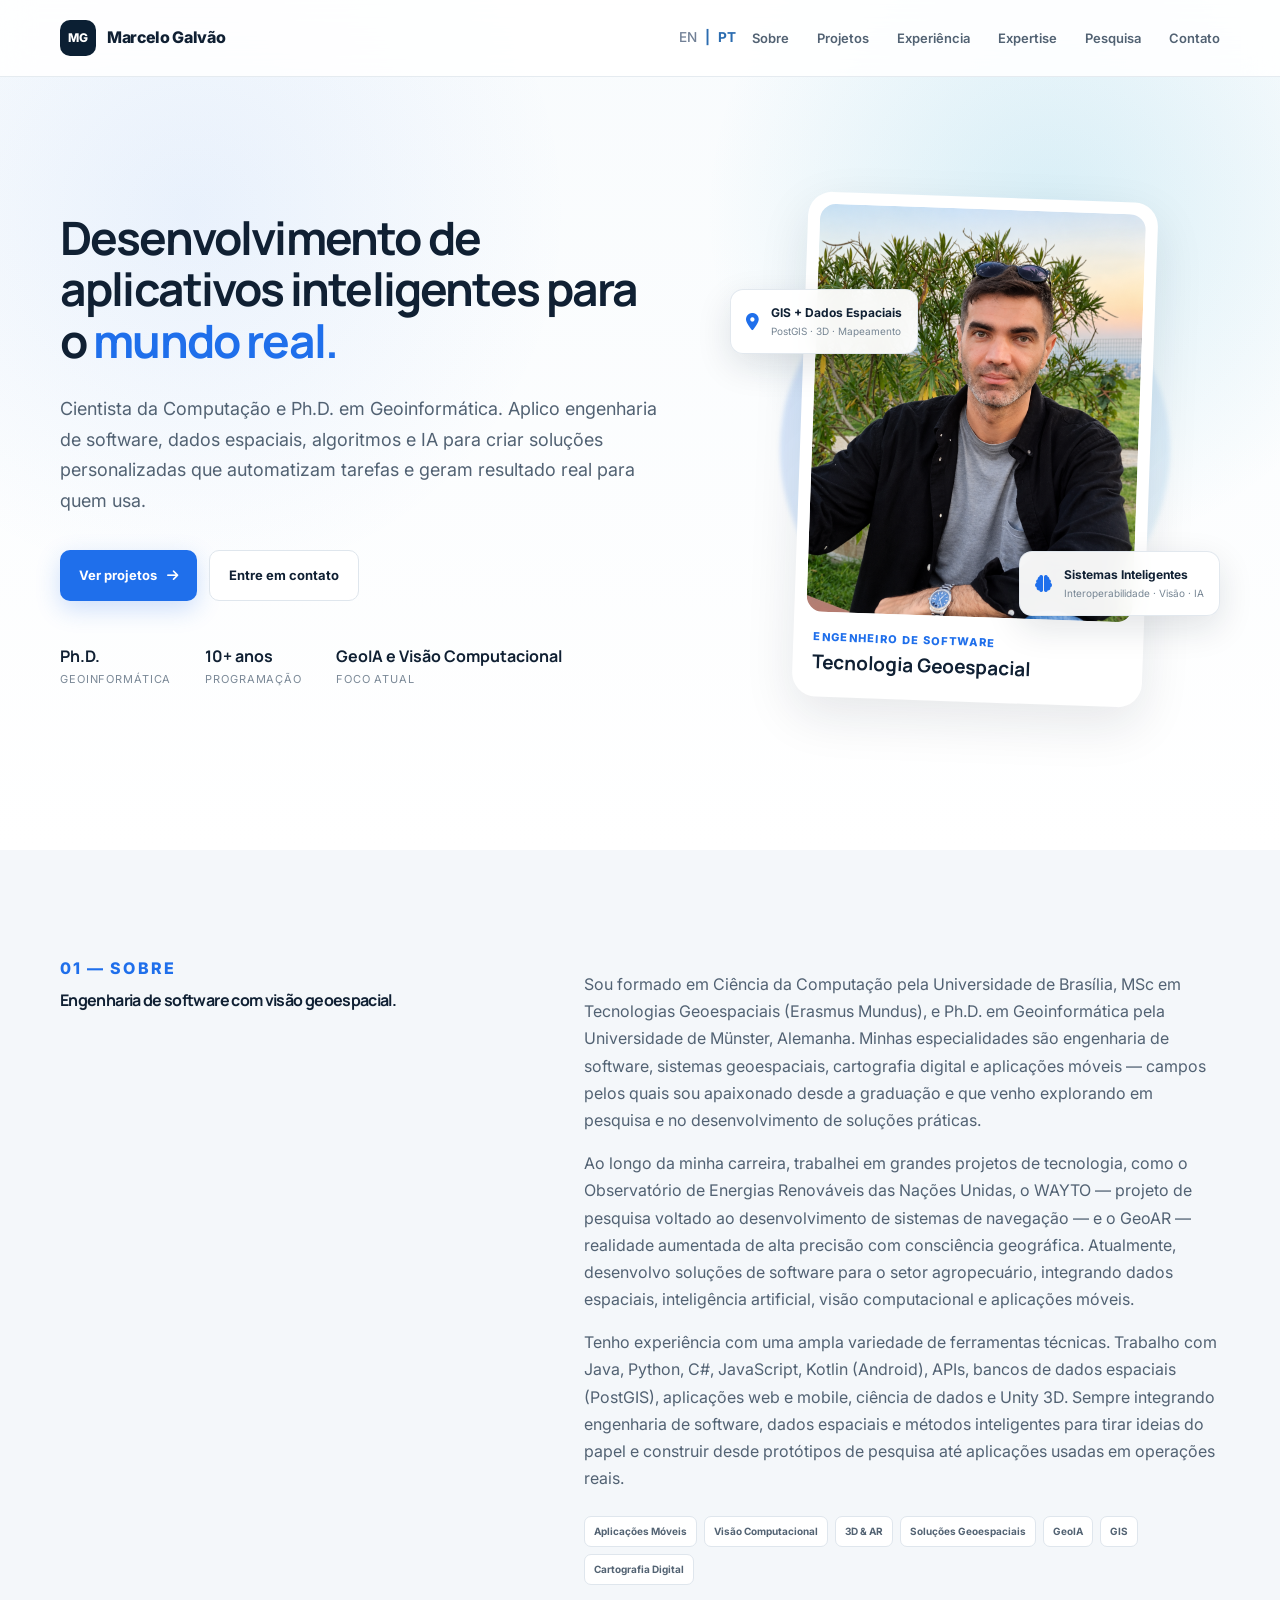
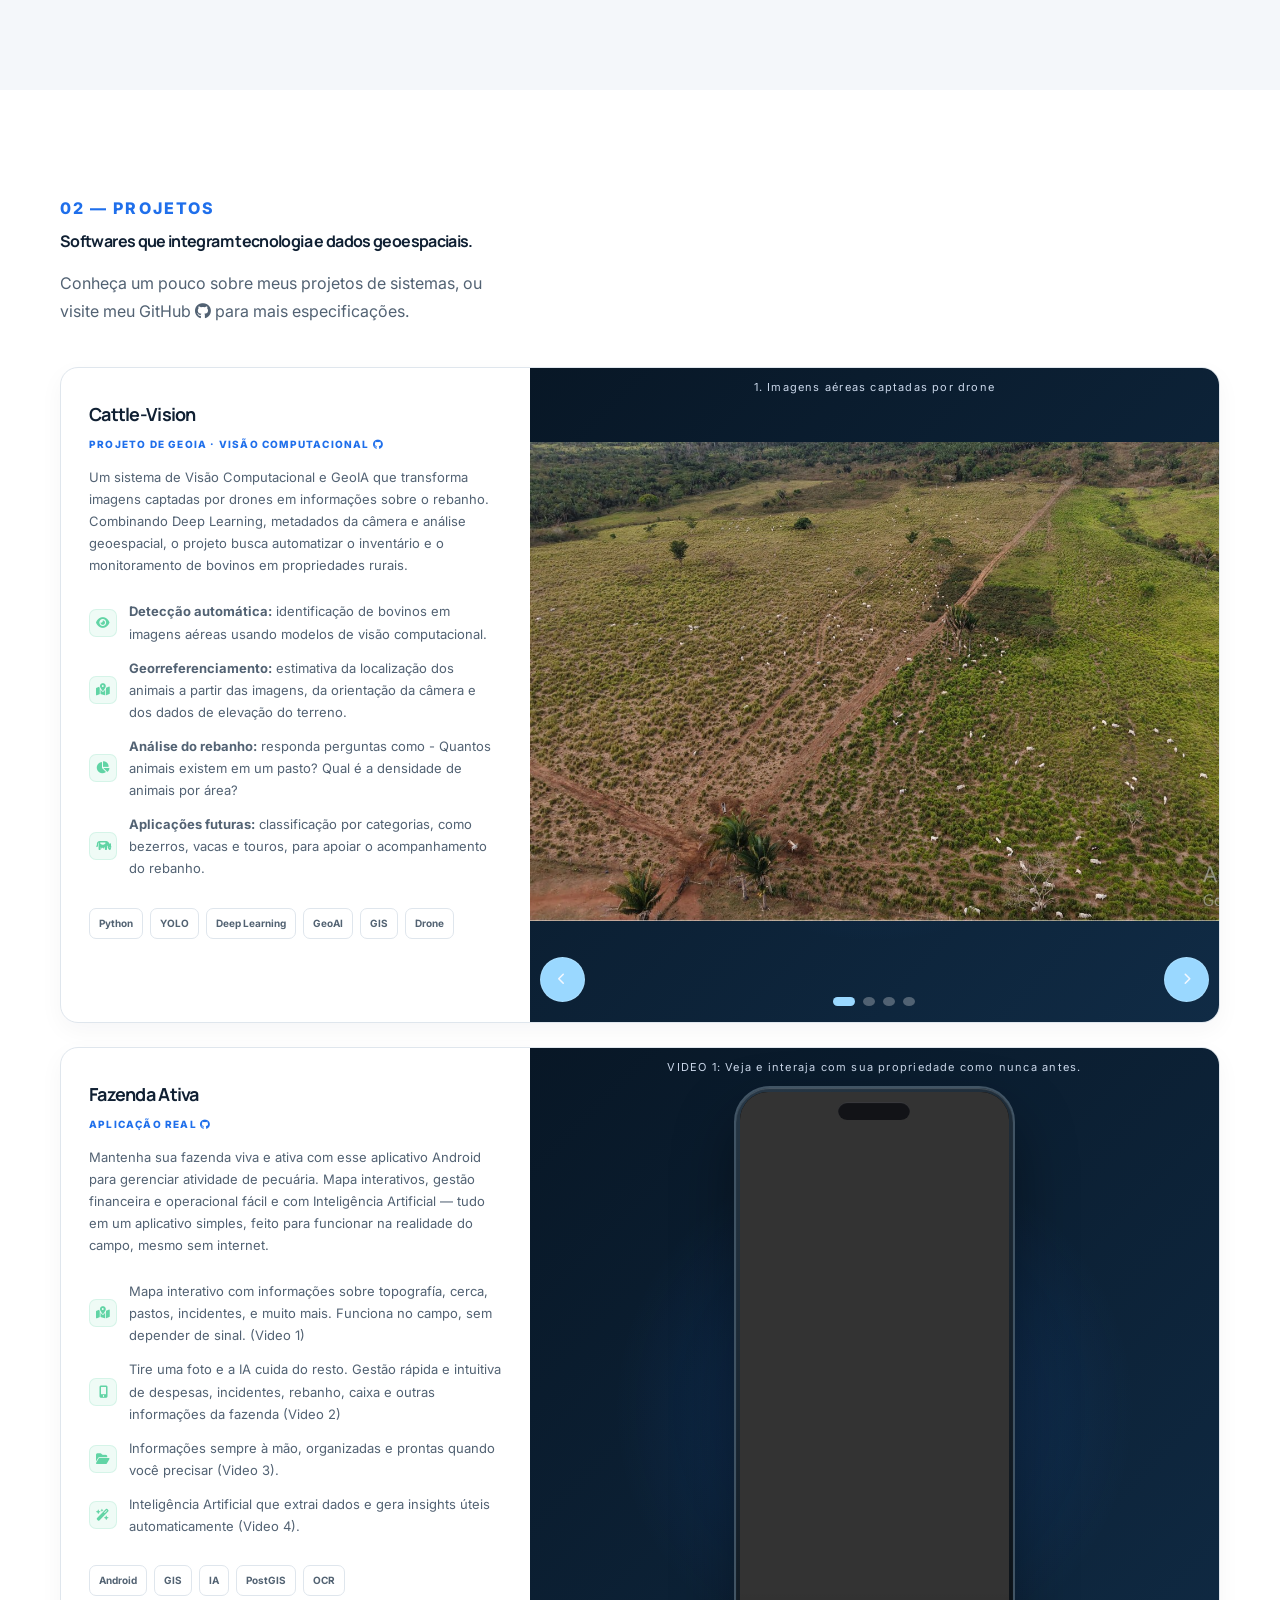
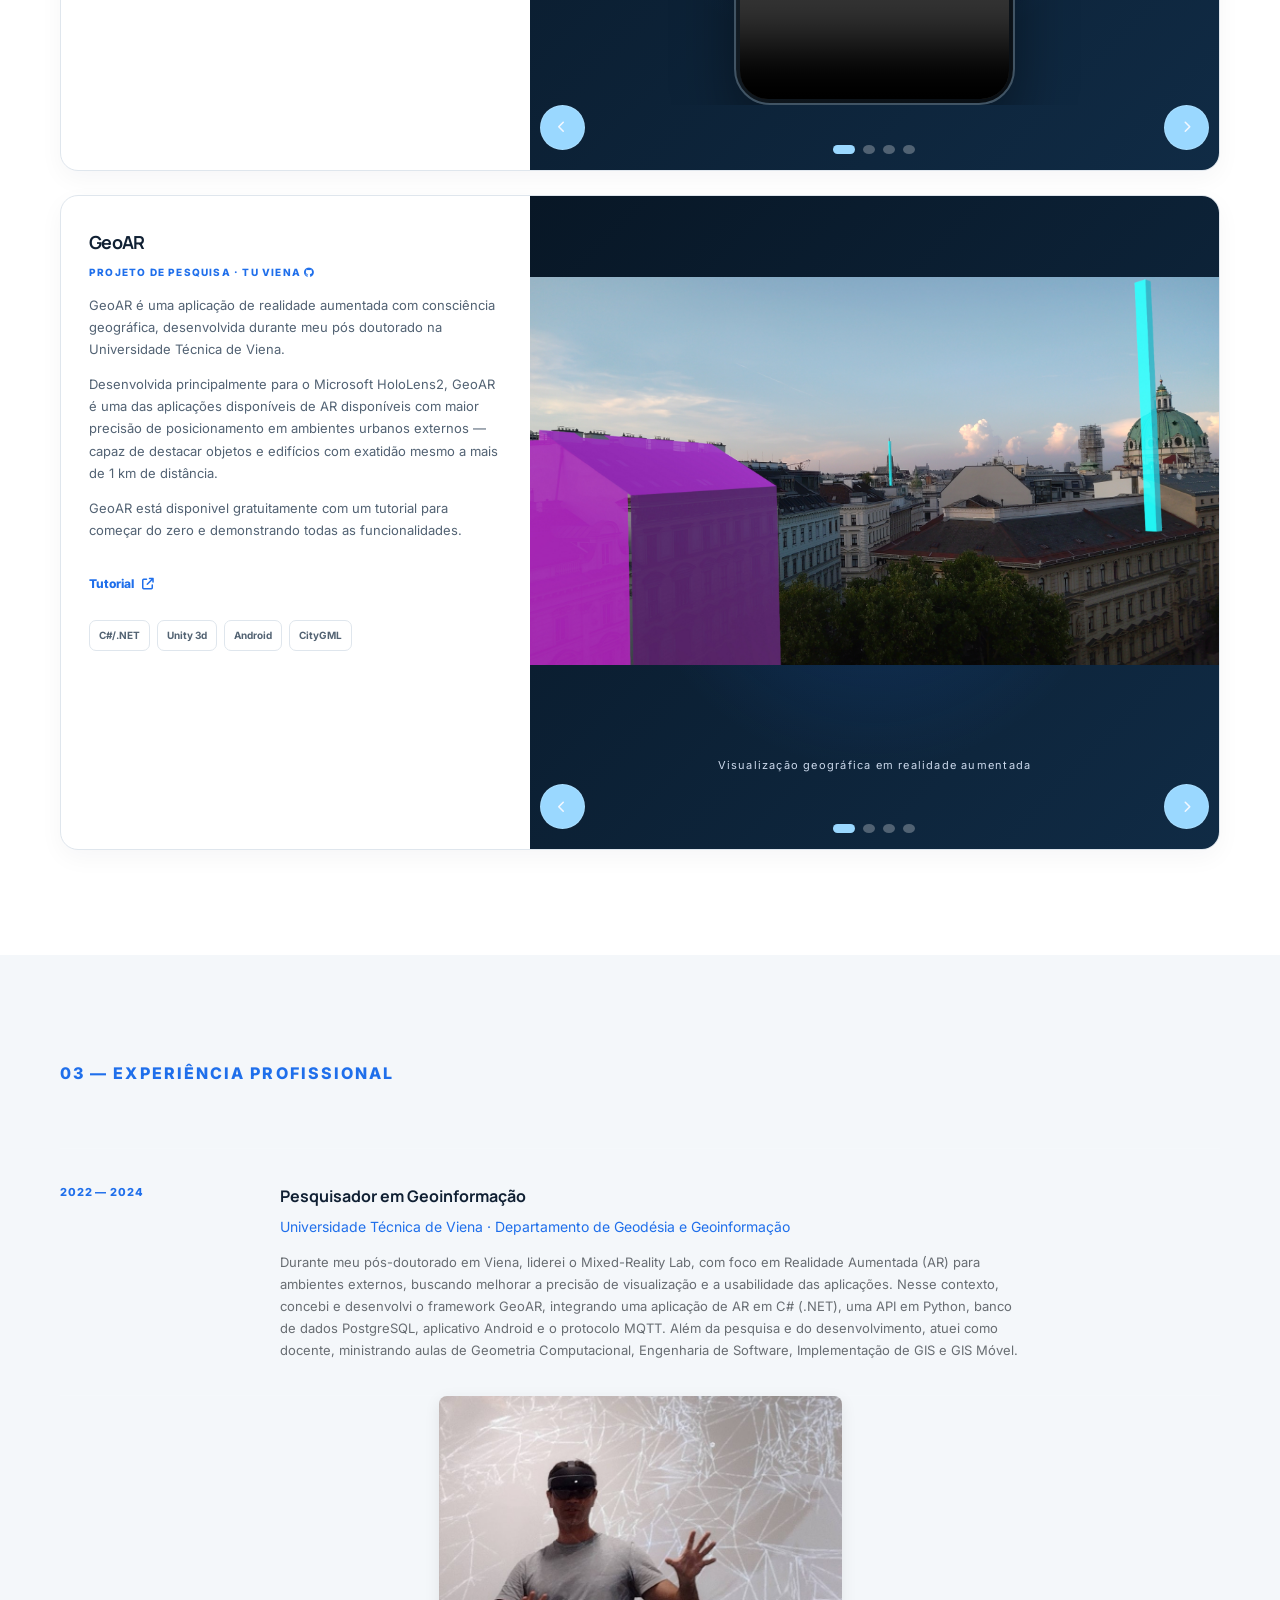
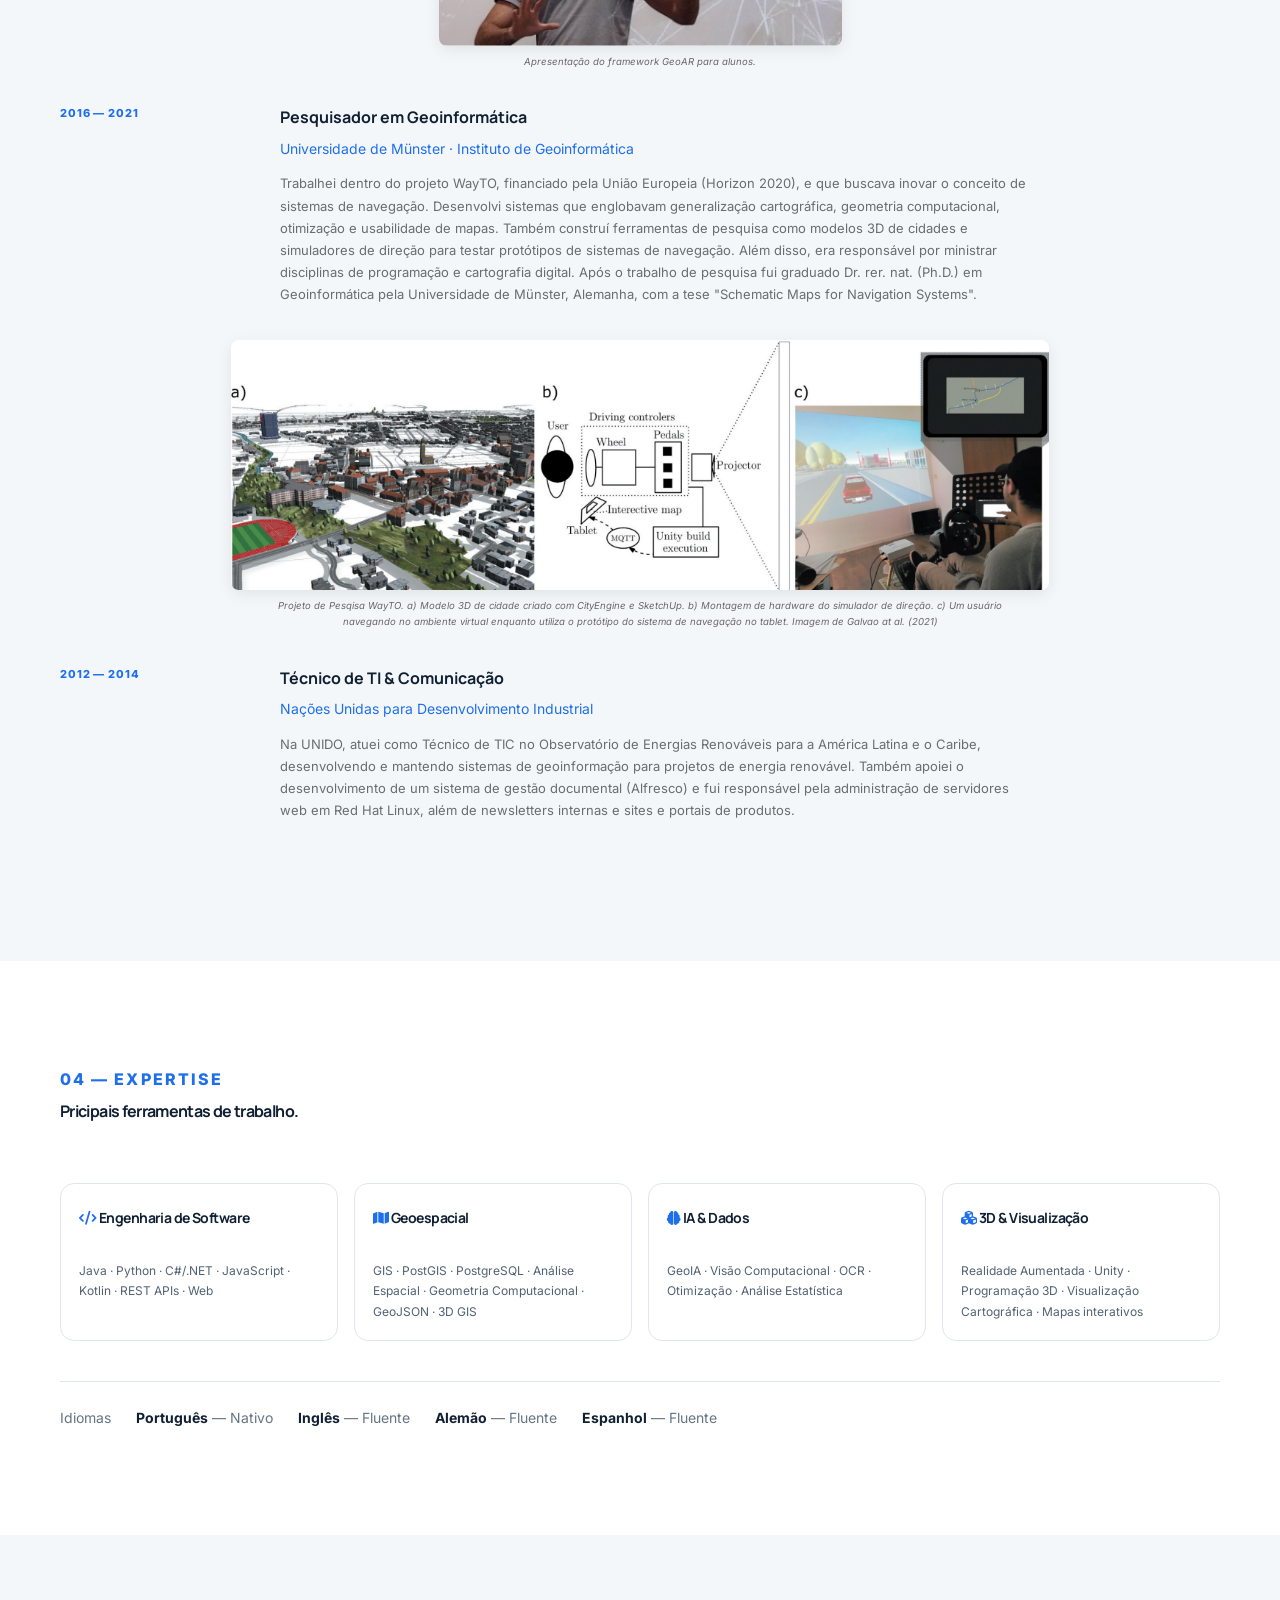
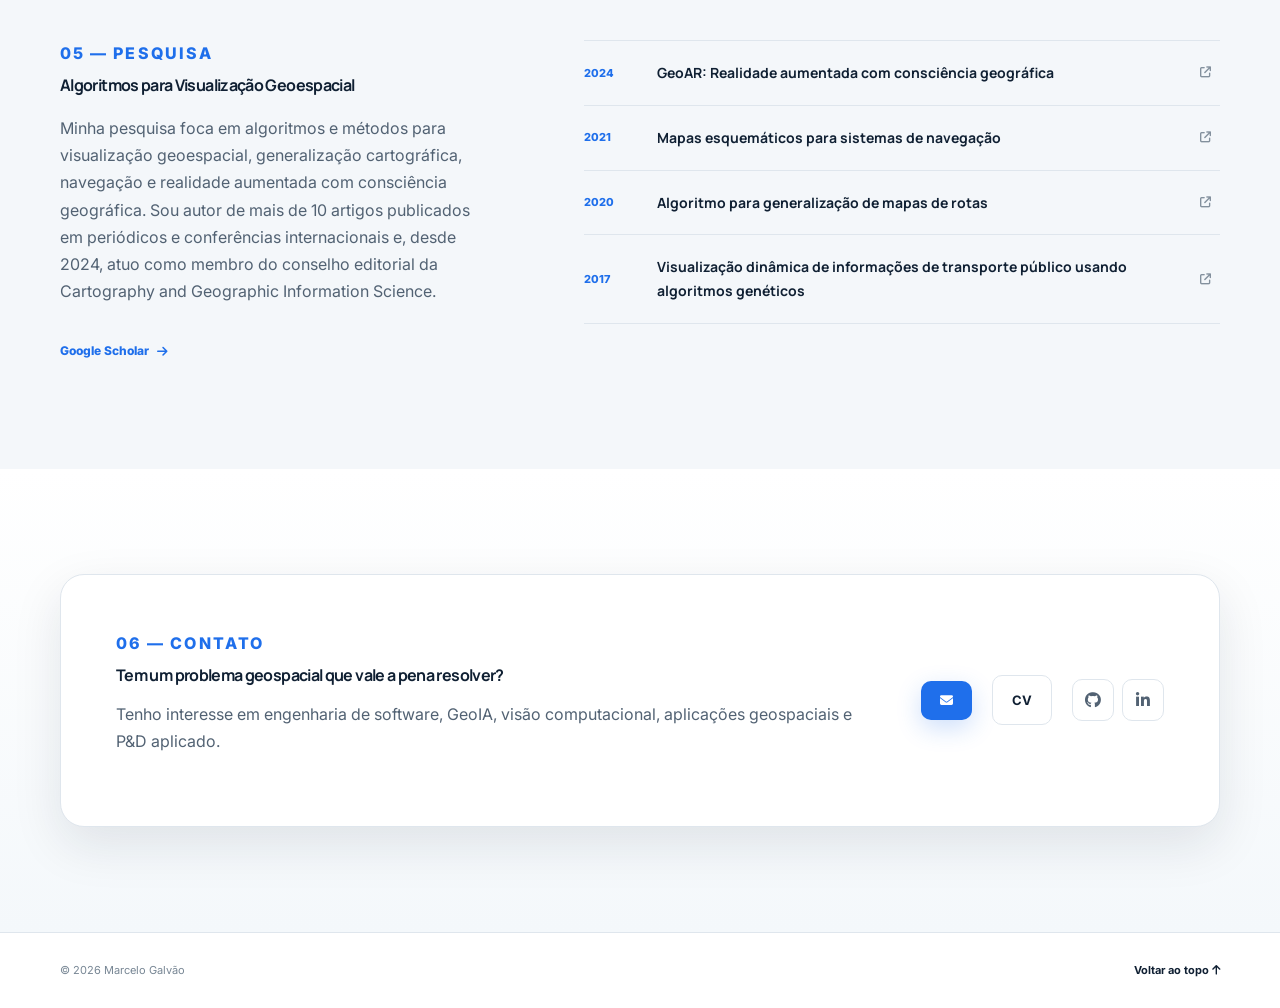
<file: index.html>
<!DOCTYPE html>
<html lang="pt-BR">
<head>
  <meta charset="UTF-8">
  <meta name="viewport" content="width=device-width, initial-scale=1.0">
  <meta name="description" content="Marcelo Galvão — Engenheiro de Software Geospacial, GeoIA, Visão Computacional e Geoinformática.">
  <meta name="author" content="Marcelo Galvão">
  <title>Marcelo Galvão | Engenheiro de Software, Especialidade Geoinformação</title>

  <link rel="icon" type="image/x-icon" href="assets/img/favicon.ico">
  <link rel="preconnect" href="https://fonts.googleapis.com">
  <link rel="preconnect" href="https://fonts.gstatic.com" crossorigin>
  <link href="https://fonts.googleapis.com/css2?family=Inter:wght@400;500;600;700;800&family=Manrope:wght@500;600;700;800&display=swap" rel="stylesheet">
  <link rel="stylesheet" href="https://cdnjs.cloudflare.com/ajax/libs/font-awesome/6.5.2/css/all.min.css">
  <link rel="stylesheet" href="css/styles.css">
</head>

<body>
  <header class="site-header" id="top">
    <div class="container nav-wrap">
      <a class="brand" href="#top" aria-label="Marcelo Galvão página inicial">
        <span class="brand-mark">MG</span>
        <span>Marcelo Galvão</span>
      </a>

      <!-- Seletor de idioma -->
      <div class="language-selector" style="display: flex; align-items: center; gap: 0.5rem; margin-left: auto; margin-right: 1rem;">
        <a href="index-en.html" style="color: #718096; text-decoration: none; font-size: 0.85rem; font-weight: 500;">EN</a>
        <span style="color: #2b6cb0; font-weight: 700; font-size: 0.85rem;">|</span>
        <a href="index.html" style="color: #2b6cb0; text-decoration: none; font-size: 0.85rem; font-weight: 700;">PT</a>
      </div>

      <button class="nav-toggle" aria-label="Abrir navegação" aria-expanded="false">
        <i class="fa-solid fa-bars"></i>
      </button>

      <nav class="site-nav" aria-label="Navegação principal">
        <a href="#about">Sobre</a>
        <a href="#projects">Projetos</a>
        <a href="#experience">Experiência</a>
        <a href="#expertise">Expertise</a>
        <a href="#research">Pesquisa</a>
        <a href="#contact">Contato</a>
      </nav>
    </div>
  </header>

  <main>
    <section class="hero">
      <div class="hero-grid container">
        <div class="hero-copy">
          <!--<div class="eyebrow"><span></span> Software geospacial · GeoIA · Visão computacional</div>-->
          <h1>Desenvolvimento de aplicativos inteligentes para o <em>mundo real.</em></h1>
          <p class="hero-lead">
            Cientista da Computação e Ph.D. em Geoinformática. Aplico engenharia de software, dados espaciais,
             algoritmos e IA para criar soluções personalizadas que automatizam tarefas e geram resultado real para quem usa.
          </p>

          <div class="hero-actions">
            <a class="btn btn-primary" href="#projects">Ver projetos <i class="fa-solid fa-arrow-right"></i></a>
            <a class="btn btn-ghost" href="#contact" >Entre em contato</a>

          </div>

          <div class="hero-meta">
            <div><strong>Ph.D.</strong><span>Geoinformática</span></div>
            <div><strong>10+ anos</strong><span>Programação</span></div>
            <div><strong>GeoIA e Visão Computacional</strong><span>Foco atual</span></div>
          </div>
        </div>

        <div class="hero-profile">
          <div class="profile-glow"></div>
          <div class="profile-card">
            <img src="assets/profile.jpg" alt="Marcelo Galvão">
            <div class="profile-caption">
              <span>Engenheiro de Software</span>
              <strong>Tecnologia Geoespacial</strong>
            </div>
          </div>
          <div class="floating-card floating-card-one">
            <i class="fa-solid fa-location-dot"></i>
            <div><strong>GIS + Dados Espaciais</strong><small>PostGIS · 3D · Mapeamento</small></div>
          </div>
          <div class="floating-card floating-card-two">
            <i class="fa-solid fa-brain"></i>
            <div><strong>Sistemas Inteligentes</strong><small>Interoperabilidade · Visão · IA</small></div>
          </div>
        </div>
      </div>
    </section>

    <section class="section section-muted" id="about">
      <div class="container two-column">
        <div>
          <div class="section-kicker">01 — Sobre</div>
          <h2>Engenharia de software com visão geoespacial.</h2>
        </div>
        <div class="section-copy">
          <p>
            Sou formado em Ciência da Computação pela Universidade de Brasília, MSc em Tecnologias Geoespaciais (Erasmus Mundus), e Ph.D. em Geoinformática pela Universidade de Münster, Alemanha.
            Minhas especialidades são engenharia de software, sistemas geoespaciais, cartografia digital e aplicações móveis — campos pelos quais sou apaixonado desde a graduação e que venho explorando em pesquisa e no desenvolvimento de soluções práticas.
          </p>
          <p>
            Ao longo da minha carreira, trabalhei em grandes projetos de tecnologia, como o Observatório de Energias Renováveis das Nações Unidas, o WAYTO — projeto de pesquisa voltado ao desenvolvimento de sistemas de navegação — e o GeoAR — realidade aumentada de alta precisão com consciência geográfica.
            Atualmente, desenvolvo soluções de software para o setor agropecuário, integrando dados espaciais, inteligência artificial, visão computacional e aplicações móveis.
          </p>
          <p>
            Tenho experiência com uma ampla variedade de ferramentas técnicas. Trabalho com Java, Python, C#, JavaScript, Kotlin (Android), APIs, bancos de dados espaciais (PostGIS), aplicações web e mobile, ciência de dados e Unity 3D.
            Sempre integrando engenharia de software, dados espaciais e métodos inteligentes para tirar ideias do papel e construir desde protótipos de pesquisa até aplicações usadas em operações reais.
          </p>
          <div class="tag-list">
            <span>Aplicações Móveis</span><span>Visão Computacional</span><span>3D & AR</span>
            <span>Soluções Geoespaciais</span><span>GeoIA</span><span>GIS</span><span>Cartografia Digital</span>          
          </div>
        </div>
      </div>
    </section>

    <section class="section" id="projects">
      <div class="container">
        <div class="section-heading">
          <div>
            <div class="section-kicker">02 — Projetos</div>
            <h2>Softwares que integram tecnologia e dados geoespaciais.</h2>
            <p class="section-copy">Conheça um pouco sobre meus projetos de sistemas,
              ou visite meu <a href="https://github.com/galvaomarcelo" target="_blank" rel="noopener" aria-label="GitHub">GitHub <i class="fa-brands fa-github"></i></a> para mais especificações. 
                   

            </p>
          </div>
        </div>

        <div class="project-grid">

<article class="project-card project-featured">

  <div class="project-body">

    <h3>Cattle-Vision</h3>

    <div class="project-label">
      Projeto de GeoIA · Visão Computacional
      <a href="https://github.com/galvaomarcelo/cattle-vision"
         target="_blank"
         rel="noopener noreferrer"
         aria-label="GitHub Cattle-Vision">
        <i class="fa-brands fa-github"></i>
      </a>
    </div>

    <p>
      Um sistema de Visão Computacional e GeoIA que transforma imagens
      captadas por drones em informações sobre o rebanho. Combinando
      Deep Learning, metadados da câmera e análise geoespacial, o projeto
      busca automatizar o inventário e o monitoramento de bovinos em
      propriedades rurais.
    </p>

    <ul class="project-features">
      <li>
        <i class="fa-solid fa-eye"></i>
        <span>
          <strong>Detecção automática:</strong>
          identificação de bovinos em imagens aéreas usando modelos
          de visão computacional.
        </span>
      </li>

      <li>
        <i class="fa-solid fa-map-location-dot"></i>
        <span>
          <strong>Georreferenciamento:</strong>
          estimativa da localização dos animais a partir das imagens,
          da orientação da câmera e dos dados de elevação do terreno.
        </span>
      </li>

      <li>
        <i class="fa-solid fa-chart-pie"></i>
        <span>
          <strong>Análise do rebanho:</strong>
          responda perguntas como - Quantos animais existem
          em um pasto? Qual é a densidade de animais por área?
        </span>
      </li>

      <li>
        <i class="fa-solid fa-cow"></i>
        <span>
          <strong>Aplicações futuras:</strong>
          classificação por categorias, como bezerros, vacas e touros,
          para apoiar o acompanhamento do rebanho.
        </span>
      </li>
    </ul>

    <div class="project-tags">
      <span>Python</span>
      <span>YOLO</span>
      <span>Deep Learning</span>
      <span>GeoAI</span>
      <span>GIS</span>
      <span>Drone</span>
    </div>

  </div>

  <div class="project-showcase"
       data-carousel
       aria-label="Demonstração do Cattle-Vision">

    <div class="carousel-track">

      <div class="carousel-slide is-active">
        <div class="slide-label">
          1. Imagens aéreas captadas por drone
        </div>
        <img src="assets/raw2.jpg"
             alt="Imagem aérea original da propriedade rural">
      </div>

      <div class="carousel-slide">
        <div class="slide-label">
          2. Detecção de bovinos com visão computacional
        </div>
        <img src="assets/yolodetection2.jpg"
             alt="Bovinos detectados automaticamente em imagem aérea">
      </div>

      <div class="carousel-slide">
        <div class="slide-label">
          3. Geolocalização dos bovinos no mapa do seu aplicativo
        </div>
        <img src="assets/geolocalization3.jpg.png"
             alt="Resultado do processamento de imagens de drone">
      </div>

      <div class="carousel-slide">
        <div class="slide-label">
          4. Método de geolocalização desenvolvido para o projeto Cattle-Vision
        </div>
        <img src="assets/metodogeolocalizacao.png"
             alt="Visualização geoespacial do projeto Cattle-Vision">
      </div>

    </div>

    <div class="carousel-controls">
      <button class="carousel-btn prev"
              type="button"
              aria-label="Slide anterior">
        <i class="fa-solid fa-chevron-left"></i>
      </button>

      <button class="carousel-btn next"
              type="button"
              aria-label="Próximo slide">
        <i class="fa-solid fa-chevron-right"></i>
      </button>
    </div>

    <div class="carousel-dots" aria-label="Seletor de slides">
      <button class="dot is-active" type="button"
              data-slide="0" aria-label="Ir para slide 1"></button>
      <button class="dot" type="button"
              data-slide="1" aria-label="Ir para slide 2"></button>
      <button class="dot" type="button"
              data-slide="2" aria-label="Ir para slide 3"></button>
      <button class="dot" type="button"
              data-slide="3" aria-label="Ir para slide 4"></button>
    </div>

  </div>

</article>


          <article class="project-card project-featured">
                        <div class="project-body">
              
              <h3>Fazenda Ativa</h3>
              <div class="project-label">Aplicação real <a href="https://github.com/galvaomarcelo/fazenda-ativa" target="_blank" aria-label="GitHub"><i class="fa-brands fa-github"></i></a>
</div>
              <p>
                Mantenha sua fazenda viva e ativa com esse aplicativo Android para gerenciar atividade de pecuária. Mapa interativos, gestão financeira e operacional fácil e com
                Inteligência Artificial — tudo em um aplicativo simples, feito para funcionar na realidade do campo, mesmo sem internet.

              </p>

              <ul class="project-features">
                <li>
                  <i class="fa-solid fa-map-location-dot"></i>
                  <span>Mapa interativo com informações sobre topografía, cerca, pastos, incidentes, e muito mais. 
                    Funciona no campo, sem depender de sinal. (Video 1)</span>
                </li>
                
                <li>
                  <i class="fa-solid fa-mobile-screen-button"></i>
                  <span>Tire uma foto e a IA cuida do resto. Gestão rápida e intuitiva de despesas, incidentes, rebanho, caixa e outras informações da fazenda (Video 2)</span>
                </li>

                <li>
                  <i class="fa-solid fa-folder-open"></i>
                  <span>Informações sempre à mão, organizadas e prontas quando você precisar (Video 3).</span>
                </li>

                <li>
                  <i class="fa-solid fa-wand-magic-sparkles"></i>
                  <span>Inteligência Artificial que extrai dados e gera insights úteis automaticamente (Video 4).</span>
                </li>
              </ul>
              <div class="project-tags"><span>Android</span><span>GIS</span><span>IA</span><span>PostGIS</span><span>OCR</span></div>
            </div>
            <div class="project-showcase" data-carousel aria-label="Projeto em destaque">
              <div class="carousel-track">
                <div class="carousel-slide is-active">
                  <div class="slide-label">VIDEO 1: Veja e interaja com sua propriedade como nunca antes.</div>
                  <div class="phone-frame">
                    <div class="phone-speaker"></div>
                    <div class="phone-screen">
                    <video controls playsinline preload="metadata">
                        <source src="assets/farm-mapping.mp4" type="video/mp4">
                    </video>
                    </div>
                  </div>
                </div>

                <div class="carousel-slide">
                  <div class="slide-label"> VIDEO 2: Registrar um transação? Tire uma foto. A IA cuida do resto.</div>                  
                  <div class="phone-frame">
                    <div class="phone-speaker"></div>
                    <div class="phone-screen">
                    <video controls playsinline preload="metadata">
                        <source src="assets/automatic-fill.mp4" type="video/mp4">
                    </video>
                    </div>
                  </div>
                </div>

                <div class="carousel-slide">
                  <div class="slide-label">VIDEO 3: Dados organizados e acessíveis a qualquer momento.</div>
                  <div class="phone-frame">
                    <div class="phone-speaker"></div>
                    <div class="phone-screen">
                      <video controls playsinline preload="metadata">
                          <source src="assets/view-data.mp4" type="video/mp4">
                      </video>
                    </div>
                  </div>
                </div>

                <div class="carousel-slide">
                  <div class="slide-label">VIDEO 4: A IA que entende sua fazenda e te diz o que fazer.</div>
                  <div class="phone-frame">
                    <div class="phone-speaker"></div>
                    <div class="phone-screen">
                      <video controls playsinline preload="metadata">
                          <source src="assets/ia-insights.mp4" type="video/mp4">
                      </video>
                    </div>
                  </div>
                </div>
              </div>

              <div class="carousel-controls" aria-hidden="true">
                <button class="carousel-btn prev" type="button" aria-label="Slide anterior">
                  <i class="fa-solid fa-chevron-left"></i>
                </button>
                <button class="carousel-btn next" type="button" aria-label="Próximo slide">
                  <i class="fa-solid fa-chevron-right"></i>
                </button>
              </div>

              <div class="carousel-dots" aria-label="Seletor de slides">
                <button class="dot is-active" type="button" data-slide="0" aria-label="Ir para slide 1"></button>
                <button class="dot" type="button" data-slide="1" aria-label="Ir para slide 2"></button>
                <button class="dot" type="button" data-slide="2" aria-label="Ir para slide 3"></button>
                <button class="dot" type="button" data-slide="3" aria-label="Ir para slide 4"></button>
              </div>
            </div>

          </article>


          <article class="project-card project-featured">

            <div class="project-body">

              <h3>GeoAR</h3>
              <div class="project-label">Projeto de Pesquisa · TU Viena <a href="https://github.com/galvaomarcelo/GeoAR" target="_blank" aria-label="GitHub"><i class="fa-brands fa-github"></i></a></div>

              <p>GeoAR é uma aplicação de realidade aumentada com consciência geográfica, desenvolvida durante meu pós doutorado na Universidade Técnica de Viena.</p>
               <p>
                Desenvolvida principalmente para o Microsoft HoloLens2, GeoAR  é uma das aplicações disponíveis de AR disponíveis com maior precisão de posicionamento em ambientes 
                urbanos externos — capaz de destacar objetos e edifícios com exatidão mesmo a mais de 1 km de distância.
              </p>
              <p>GeoAR está disponivel gratuitamente com um <a href="https://geoinfo.geo.tuwien.ac.at/geoar-getting-started/" target="_blank" aria-label="Tutorial GeoAR">tutorial</a> para começar do zero e demonstrando todas as funcionalidades.</p>

                <a class="project-link"
                href="https://geoinfo.geo.tuwien.ac.at/geoar-getting-started/"
                target="_blank"
                rel="noopener">
                Tutorial <i class="fa-solid fa-arrow-up-right-from-square"></i>
              </a>

              <div class="project-tags">
                <span>C#/.NET</span>
                <span>Unity 3d</span>
                <span>Android</span>
                <span>CityGML</span>

              </div>


            </div>


            <div class="project-showcase" data-carousel aria-label="Projeto GeoAR">

              <div class="carousel-track">

                <!-- YouTube -->
                <div class="carousel-slide is-active">
                  <img
                    src="assets/geoar4.jpg"
                    alt="Objetos georreferenciados em realidade aumentada">

                  <div class="slide-label">
                    Visualização geográfica em realidade aumentada
                  </div>
                </div>


                <!-- Foto 1 -->
                <div class="carousel-slide">
                  <img
                    src="assets/geoar1.jpg"
                    alt="Aplicação GeoAR em ambiente urbano">

                  <div class="slide-label">
                    Visualização de dados geográficos no ambiente real
                  </div>
                </div>

                                <!-- Foto 1 -->
                <div class="carousel-slide">
                  <img
                    src="assets/geoar2.jpg"
                    alt="Aplicação GeoAR em ambiente urbano">

                  <div class="slide-label">
                    Visualização de dados geográficos no ambiente real
                  </div>
                </div>


                <!-- Foto 3 -->
                <div class="carousel-slide">
                  <div class="video-frame video-frame-portrait">
                  <iframe 
                    width="560" 
                    height="315" 
                    src="https://www.youtube.com/embed/m20O9Fhk0kc?si=UZ-qTSnx0lqwA_CK" 
                    title="YouTube video player" 
                    frameborder="0" 
                    allow="accelerometer; autoplay; clipboard-write; encrypted-media; gyroscope; picture-in-picture; web-share" referrerpolicy="strict-origin-when-cross-origin" allowfullscreen>
                    </iframe>
                  </div>                  


                  <div class="slide-label">
                    Video tutorial de uso.
                  </div>
                </div>

              </div>


              <div class="carousel-controls">
                <button class="carousel-btn prev"
                        type="button"
                        aria-label="Slide anterior">
                  <i class="fa-solid fa-chevron-left"></i>
                </button>

                <button class="carousel-btn next"
                        type="button"
                        aria-label="Próximo slide">
                  <i class="fa-solid fa-chevron-right"></i>
                </button>
              </div>


              <div class="carousel-dots" aria-label="Seletor de slides">
                <button class="dot is-active"
                        type="button"
                        data-slide="0"
                        aria-label="Ir para slide 1"></button>

                <button class="dot"
                        type="button"
                        data-slide="1"
                        aria-label="Ir para slide 2"></button>

                <button class="dot"
                        type="button"
                        data-slide="2"
                        aria-label="Ir para slide 3"></button>

                <button class="dot"
                        type="button"
                        data-slide="3"
                        aria-label="Ir para slide 4"></button>
              </div>

            </div>

          </article>


        </div>
      </div>
    </section>

    <section class="section section-muted" id="experience">
  <div class="container">
    <div class="section-kicker">03 — Experiência Profissional</div>
    <!--<h2>Experiência em pesquisa, mentalidade de engenharia.</h2>-->
    
    <div class="timeline">
      <article class="timeline-item">
        <div class="timeline-date">2022 — 2024</div>
        <div>
          <div class="timeline-role">Pesquisador em Geoinformação</div>
          <div class="timeline-org">Universidade Técnica de Viena · Departamento de Geodésia e Geoinformação</div>
          <p>Durante meu pós-doutorado em Viena, liderei o Mixed-Reality Lab, com foco em Realidade Aumentada (AR) para ambientes externos, buscando melhorar a precisão de visualização e a usabilidade das aplicações.
            Nesse contexto, concebi e desenvolvi o framework GeoAR, integrando uma aplicação de AR em C# (.NET), uma API em Python, banco de dados PostgreSQL, aplicativo Android e o protocolo MQTT.
            Além da pesquisa e do desenvolvimento, atuei como docente, ministrando aulas de Geometria Computacional, Engenharia de Software, Implementação de GIS e GIS Móvel.</p>
        </div>
      </article>

      <figure class="timeline-figure">
        <img src="assets/geoar3.jpg" alt="Apresentação do framework GeoAR para alunos" loading="lazy">
        <figcaption>Apresentação do framework GeoAR para alunos.</figcaption>
      </figure>
      

      <article class="timeline-item">
        <div class="timeline-date">2016 — 2021</div>
        <div>
          <div class="timeline-role">Pesquisador em Geoinformática</div>
          <div class="timeline-org">Universidade de Münster · Instituto de Geoinformática</div>
          <p>Trabalhei dentro do projeto WayTO, financiado pela União Europeia (Horizon 2020), e que buscava inovar o conceito de sistemas de navegação.
            Desenvolvi sistemas que englobavam generalização cartográfica, geometria computacional, otimização e usabilidade de mapas.
            Também construí ferramentas de pesquisa como modelos 3D de cidades e simuladores de direção para testar protótipos de sistemas de navegação.
            Além disso, era responsável por ministrar disciplinas de programação e cartografia digital.
            Após o trabalho de pesquisa fui graduado Dr. rer. nat. (Ph.D.) em Geoinformática pela Universidade de Münster, Alemanha, com a tese "Schematic Maps for Navigation Systems".</p>
        </div>
      </article>

      <figure class="timeline-figure">
        <img src="assets/experience2.jpg" alt="Protótipo de sistema de navegação do projeto WayTO" loading="lazy">
        <figcaption>Projeto de Pesqisa WayTO. a) Modelo 3D de cidade criado com CityEngine e SketchUp. b) Montagem de hardware do simulador de direção. c) Um usuário navegando no ambiente virtual enquanto utiliza o protótipo do sistema de navegação no tablet. Imagem de <a href="https://doi.org/10.1016/j.geus.2021.100456" target="_blank" rel="noopener noreferrer">Galvao at al. (2021)</a></figcaption>
      </figure>
      
      <article class="timeline-item">
        <div class="timeline-date">2012 — 2014</div>
        <div>
          <div class="timeline-role">Técnico de TI &amp; Comunicação</div>
          <div class="timeline-org">Nações Unidas para Desenvolvimento Industrial</div>
          <p>Na UNIDO, atuei como Técnico de TIC no Observatório de Energias Renováveis para a América Latina e o Caribe, desenvolvendo e mantendo sistemas de geoinformação para projetos de energia renovável. Também apoiei o desenvolvimento de um sistema de gestão documental (Alfresco) e fui responsável pela administração de servidores web em Red Hat Linux, além de newsletters internas e sites e portais de produtos.</p>
        </div>
      </article>
    </div>
  </div>
</section>
    <section class="section" id="expertise">
      <div class="container">
        <div class="section-heading">
          <div>
            <div class="section-kicker">04 — Expertise</div>
            <h2>Pricipais ferramentas de trabalho.</h2>
          </div>
        </div>

        <div class="expertise-grid">
          <div class="expertise-card">
           
            <h3><i class="fa-solid fa-code"></i> Engenharia de Software</h3>
            <p>Java · Python · C#/.NET · JavaScript · Kotlin · REST APIs · Web</p>
          </div>
          <div class="expertise-card">
            <h3><i class="fa-solid fa-map"></i> Geoespacial</h3>
            <p>GIS · PostGIS · PostgreSQL · Análise Espacial · Geometria Computacional · GeoJSON · 3D GIS</p>
          </div>
          <div class="expertise-card">
            <h3><i class="fa-solid fa-brain"></i> IA & Dados</h3>
            <p>GeoIA · Visão Computacional · OCR  · Otimização · Análise Estatística</p>
          </div>
          <div class="expertise-card">
            <h3><i class="fa-solid fa-cubes"></i> 3D & Visualização</h3>
            <p>Realidade Aumentada · Unity · Programação 3D · Visualização Cartográfica · Mapas interativos</p>
          </div>
        </div>

        <div class="languages">
          <span>Idiomas</span>
          <span><b>Português</b> — Nativo</span>
          <span><b>Inglês</b> — Fluente</span>
          <span><b>Alemão</b> — Fluente</span>
          <span><b>Espanhol</b> — Fluente</span>
        </div>
      </div>
    </section>

    <section class="section section-muted" id="research">
      <div class="container research-grid">
        <div>
          <div class="section-kicker">05 — Pesquisa</div>
          <h2>Algoritmos para Visualização Geoespacial</h2>
          <p class="section-copy">
            Minha pesquisa foca em algoritmos e métodos para visualização geoespacial,
  generalização cartográfica, navegação e realidade aumentada com consciência
  geográfica. Sou autor de mais de 10 artigos publicados em periódicos e
  conferências internacionais e, desde 2024, atuo como membro do conselho
  editorial da Cartography and Geographic Information Science.
          </p>
          <a class="text-link" href="https://scholar.google.com/citations?user=P2SCXm4AAAAJ&hl=pt-PT&oi=sra" target="_blank" rel="noopener">Google Scholar <i class="fa-solid fa-arrow-right"></i></a>
        </div>

        <div class="publication-list">
          <a href="https://www.tandfonline.com/doi/full/10.1080/13658816.2024.2355326" target="_blank" rel="noopener">
            <span>2024</span>
            <strong>GeoAR: Realidade aumentada com consciência geográfica</strong>
            <i class="fa-solid fa-arrow-up-right-from-square"></i>
          </a>
          <a href="https://www.tandfonline.com/doi/full/10.1080/15230406.2021.1943531" target="_blank" rel="noopener">
            <span>2021</span>
            <strong>Mapas esquemáticos para sistemas de navegação</strong>
            <i class="fa-solid fa-arrow-up-right-from-square"></i>
          </a>
          <a href="https://josis.org/index.php/josis/article/view/135" target="_blank" rel="noopener">
            <span>2020</span>
            <strong>Algoritmo para generalização de mapas de rotas</strong>
            <i class="fa-solid fa-arrow-up-right-from-square"></i>
          </a>
          <a href="https://doi.org/10.1007/978-3-319-61297-3_8" target="_blank" rel="noopener">
            <span>2017</span>
            <strong>Visualização dinâmica de informações de transporte público usando algoritmos genéticos</strong>
            <i class="fa-solid fa-arrow-up-right-from-square"></i>
          </a>
        </div>
      </div>
    </section>

    <section class="section contact-section" id="contact">
      <div class="container contact-card">
        <div>
          <div class="section-kicker">06 — Contato</div>
          <h2>Tem um problema geospacial que vale a pena resolver?</h2>
          <p>Tenho interesse em engenharia de software, GeoIA, visão computacional, aplicações geospaciais e P&D aplicado.</p>
        </div>
        <div class="contact-actions">
          <a class="btn btn-primary" href="mailto:email2marcelogalvao@gmail.com"><i class="fa-solid fa-envelope"></i></a>
          <a class="btn btn-ghost" href="assets/CV_Marcelo_Galvao.pdf" target="_blank" rel="noopener">CV</a>
          <div class="socials">
            <a href="https://github.com/galvaomarcelo" target="_blank" rel="noopener" aria-label="GitHub"><i class="fa-brands fa-github"></i></a>
            <a href="https://www.linkedin.com/in/marcelogalvaophd/" target="_blank" rel="noopener" aria-label="LinkedIn"><i class="fa-brands fa-linkedin-in"></i></a>
          </div>
        </div>
      </div>
    </section>
  </main>

  <footer>
    <div class="container footer-inner">
      <span>© <span id="year"></span> Marcelo Galvão</span>
      <a href="#top">Voltar ao topo <i class="fa-solid fa-arrow-up"></i></a>
    </div>
  </footer>

  <script src="js/scripts.js"></script>
</body>
</html>
</file>
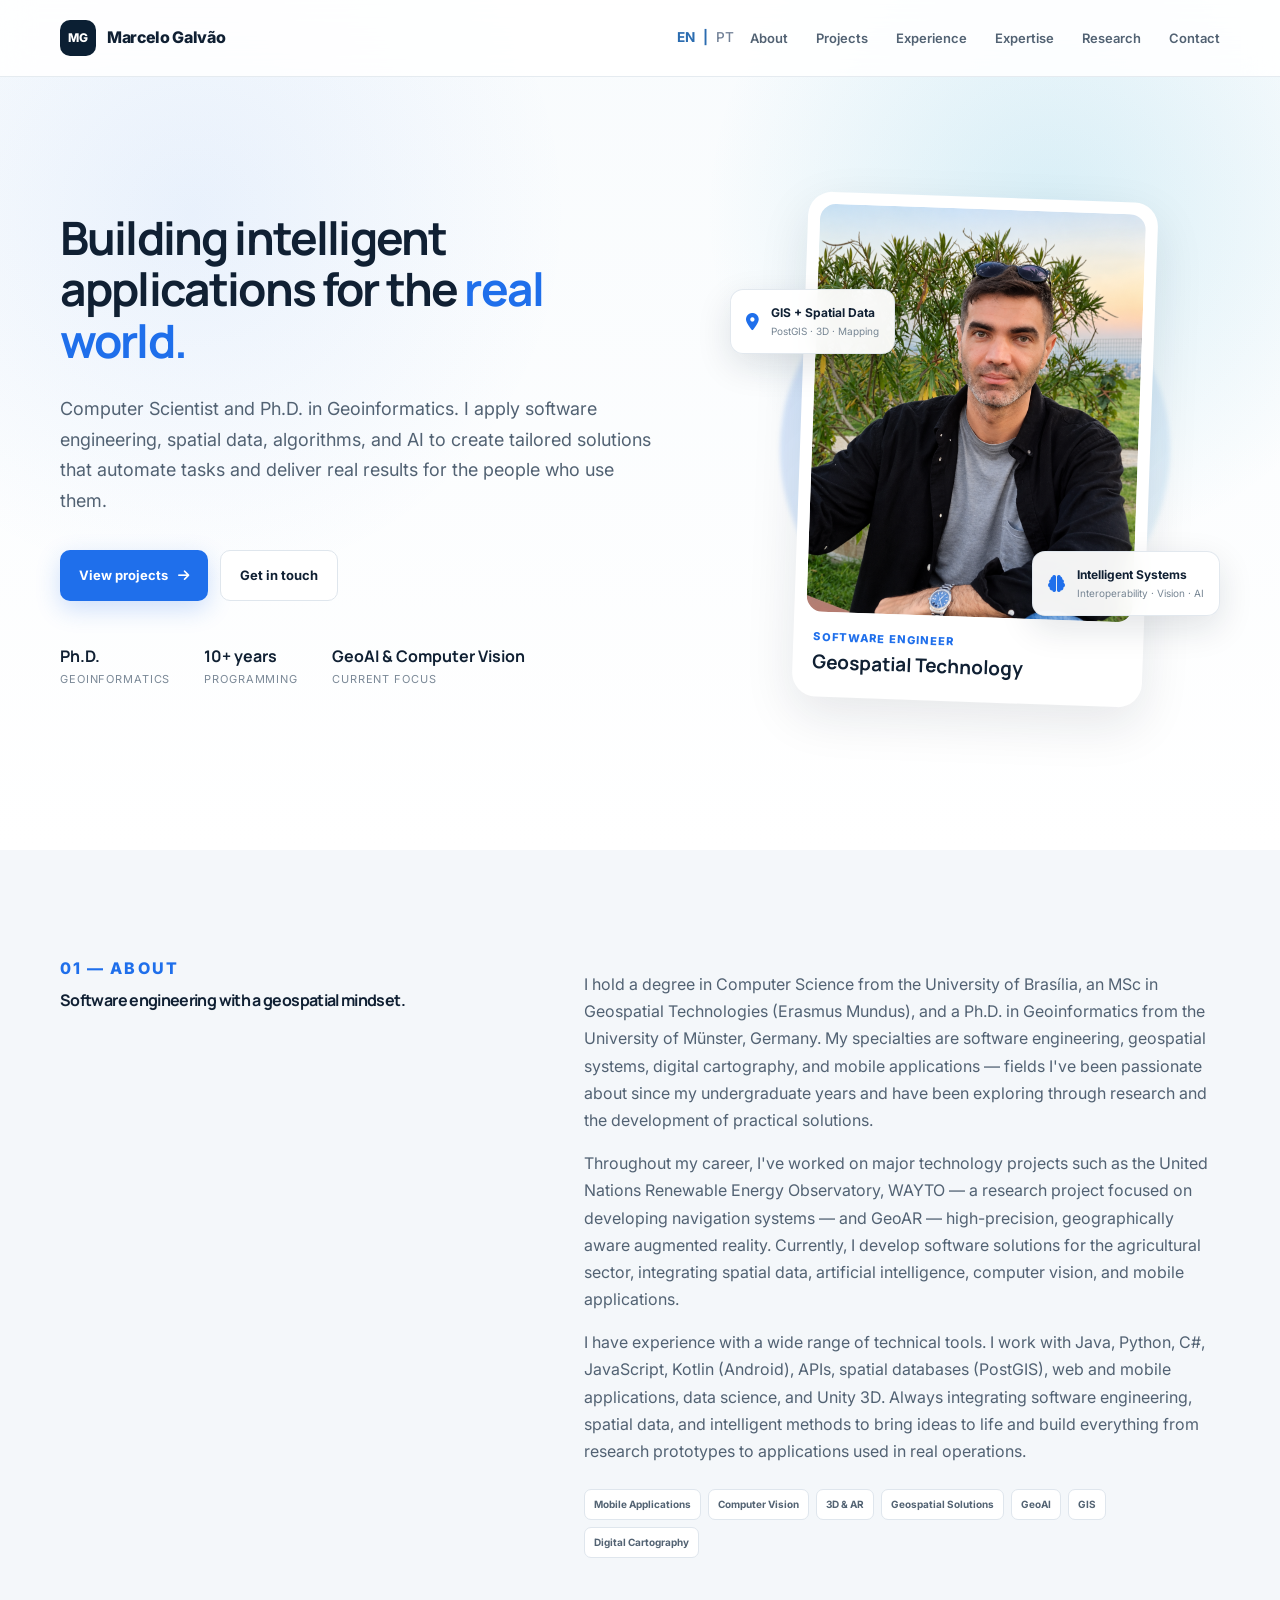
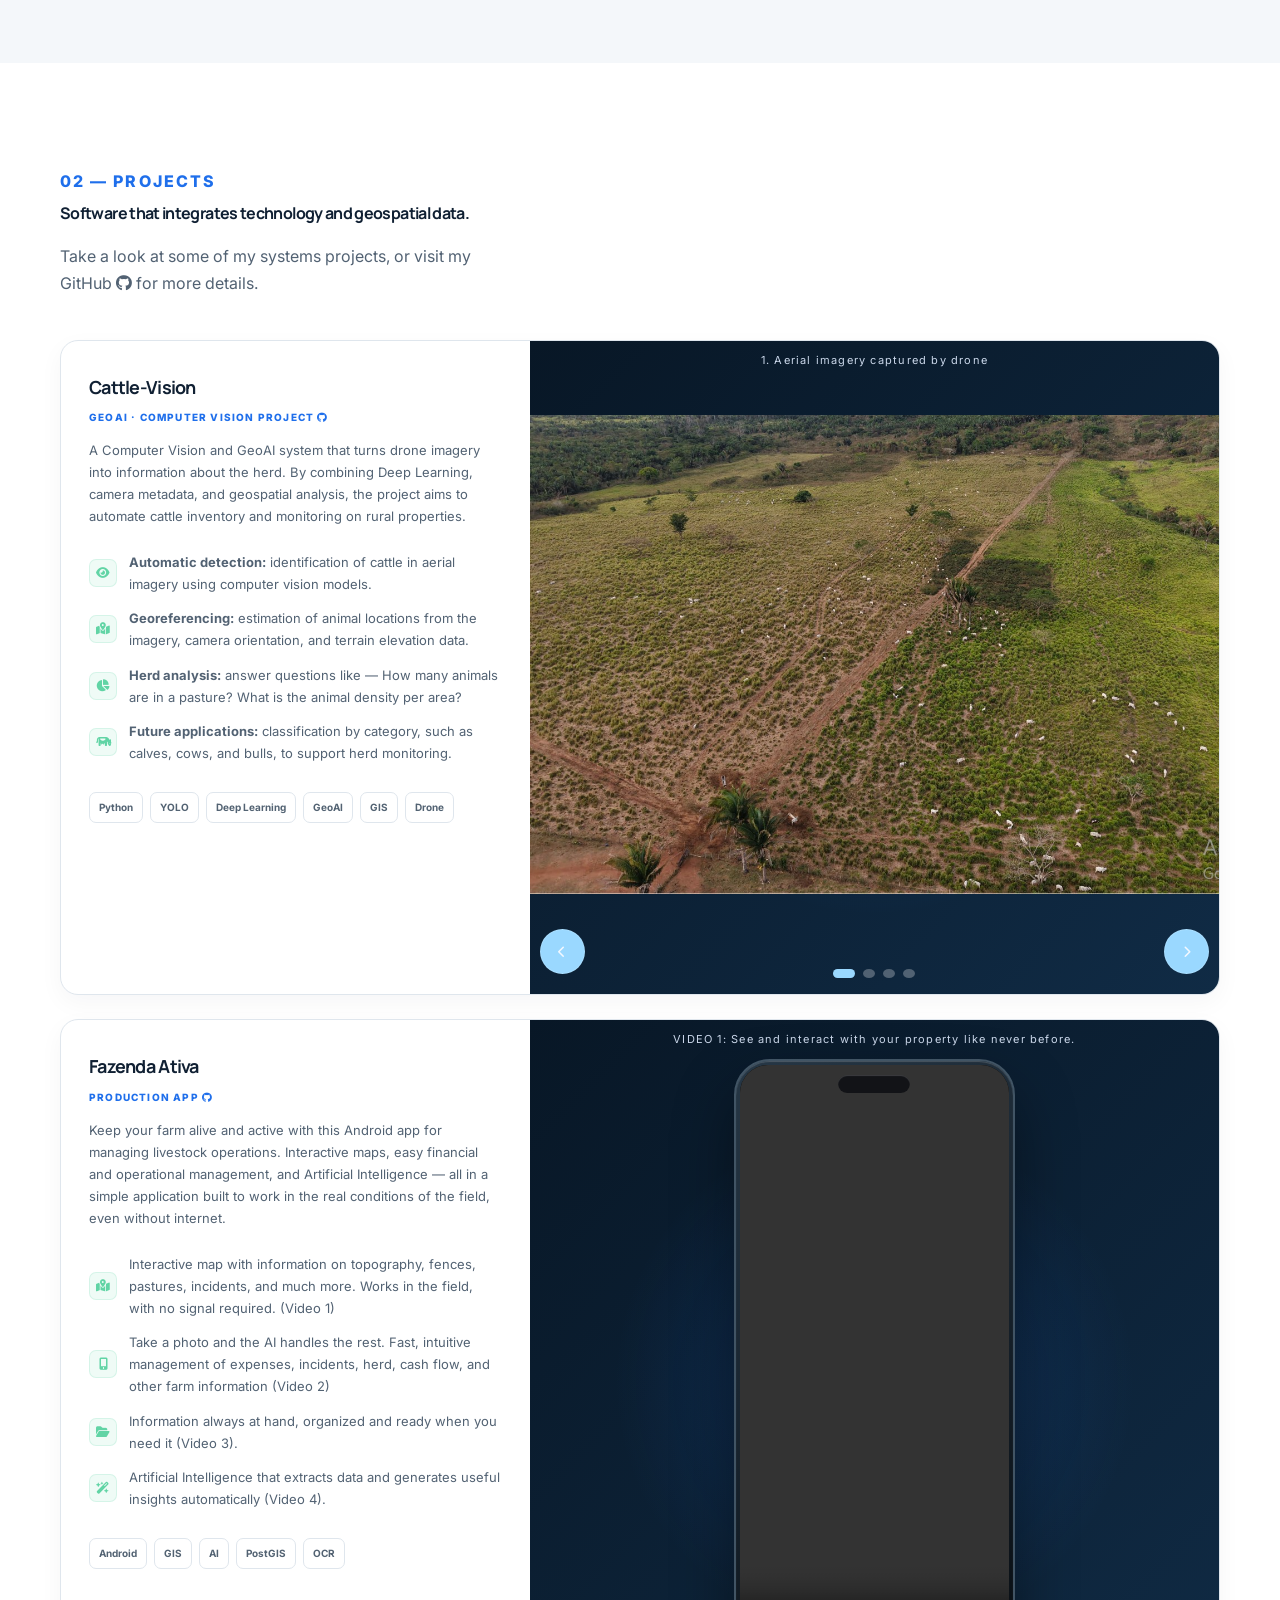
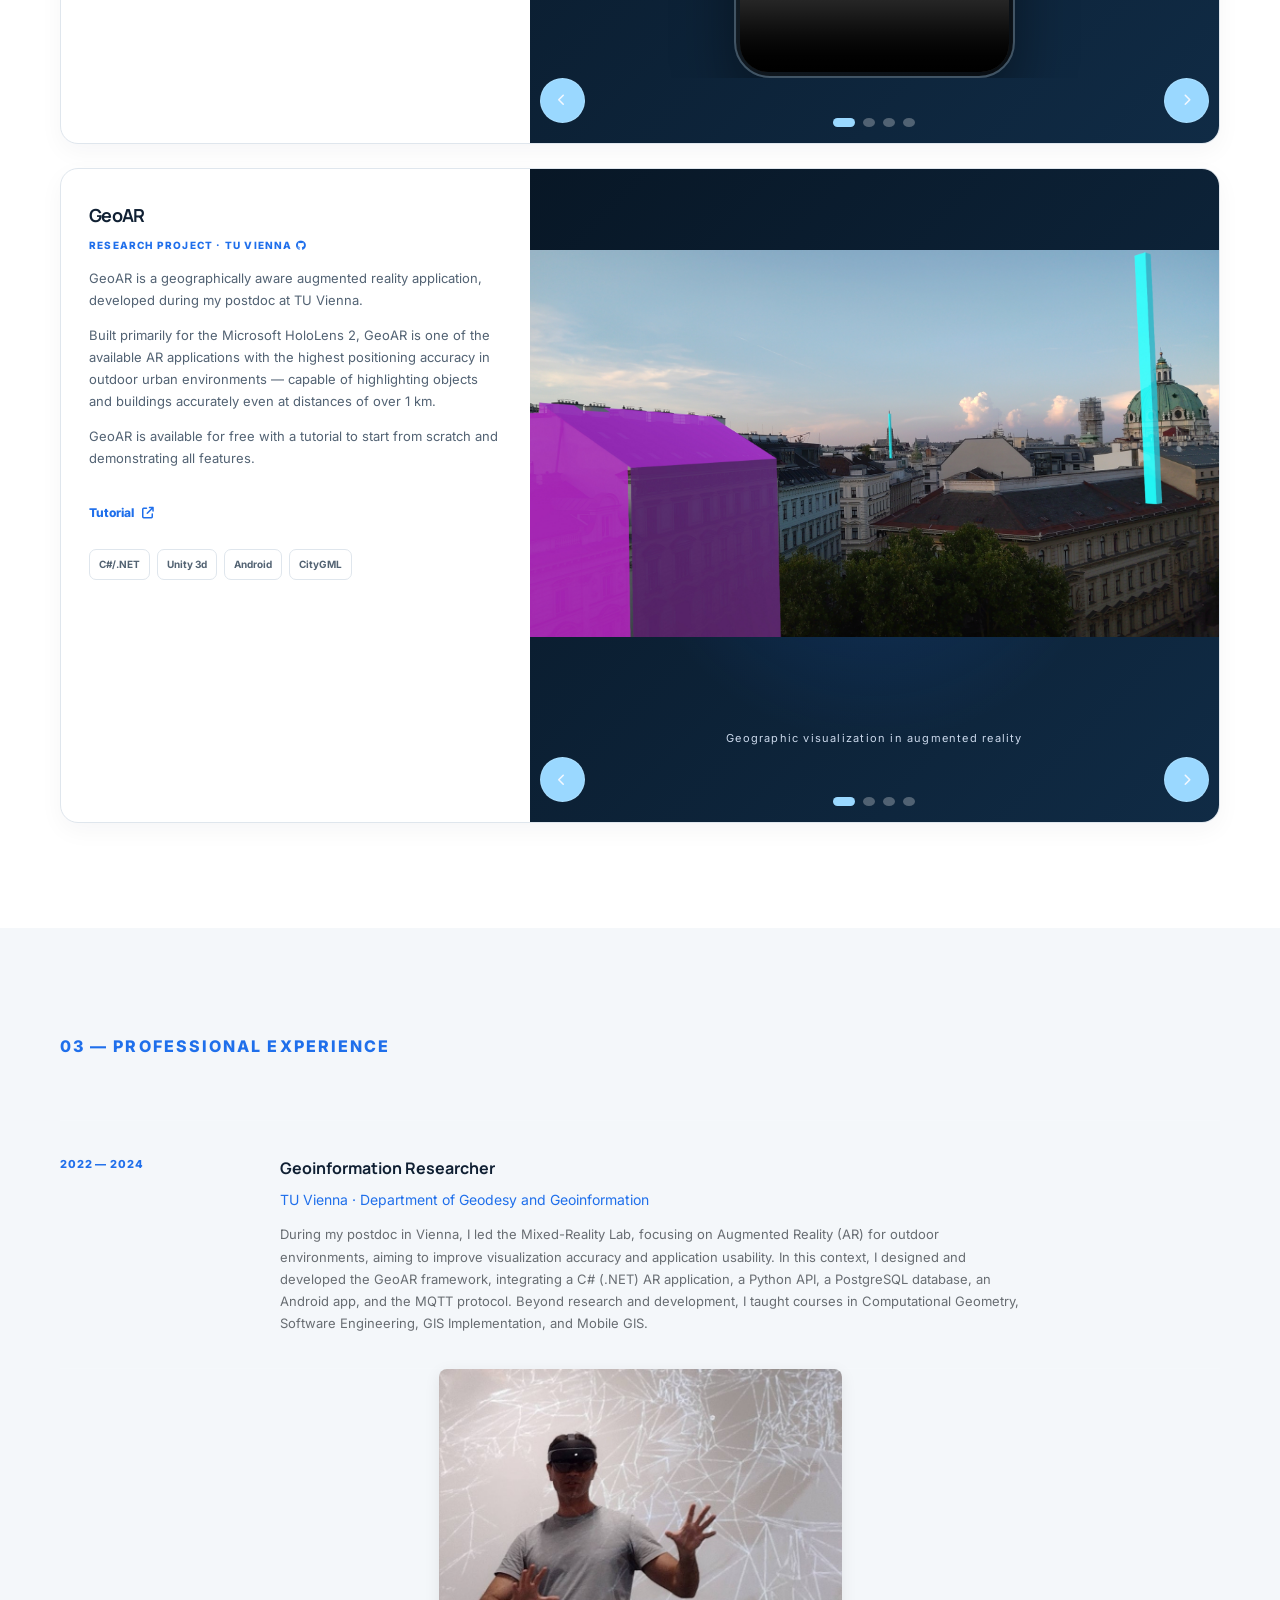
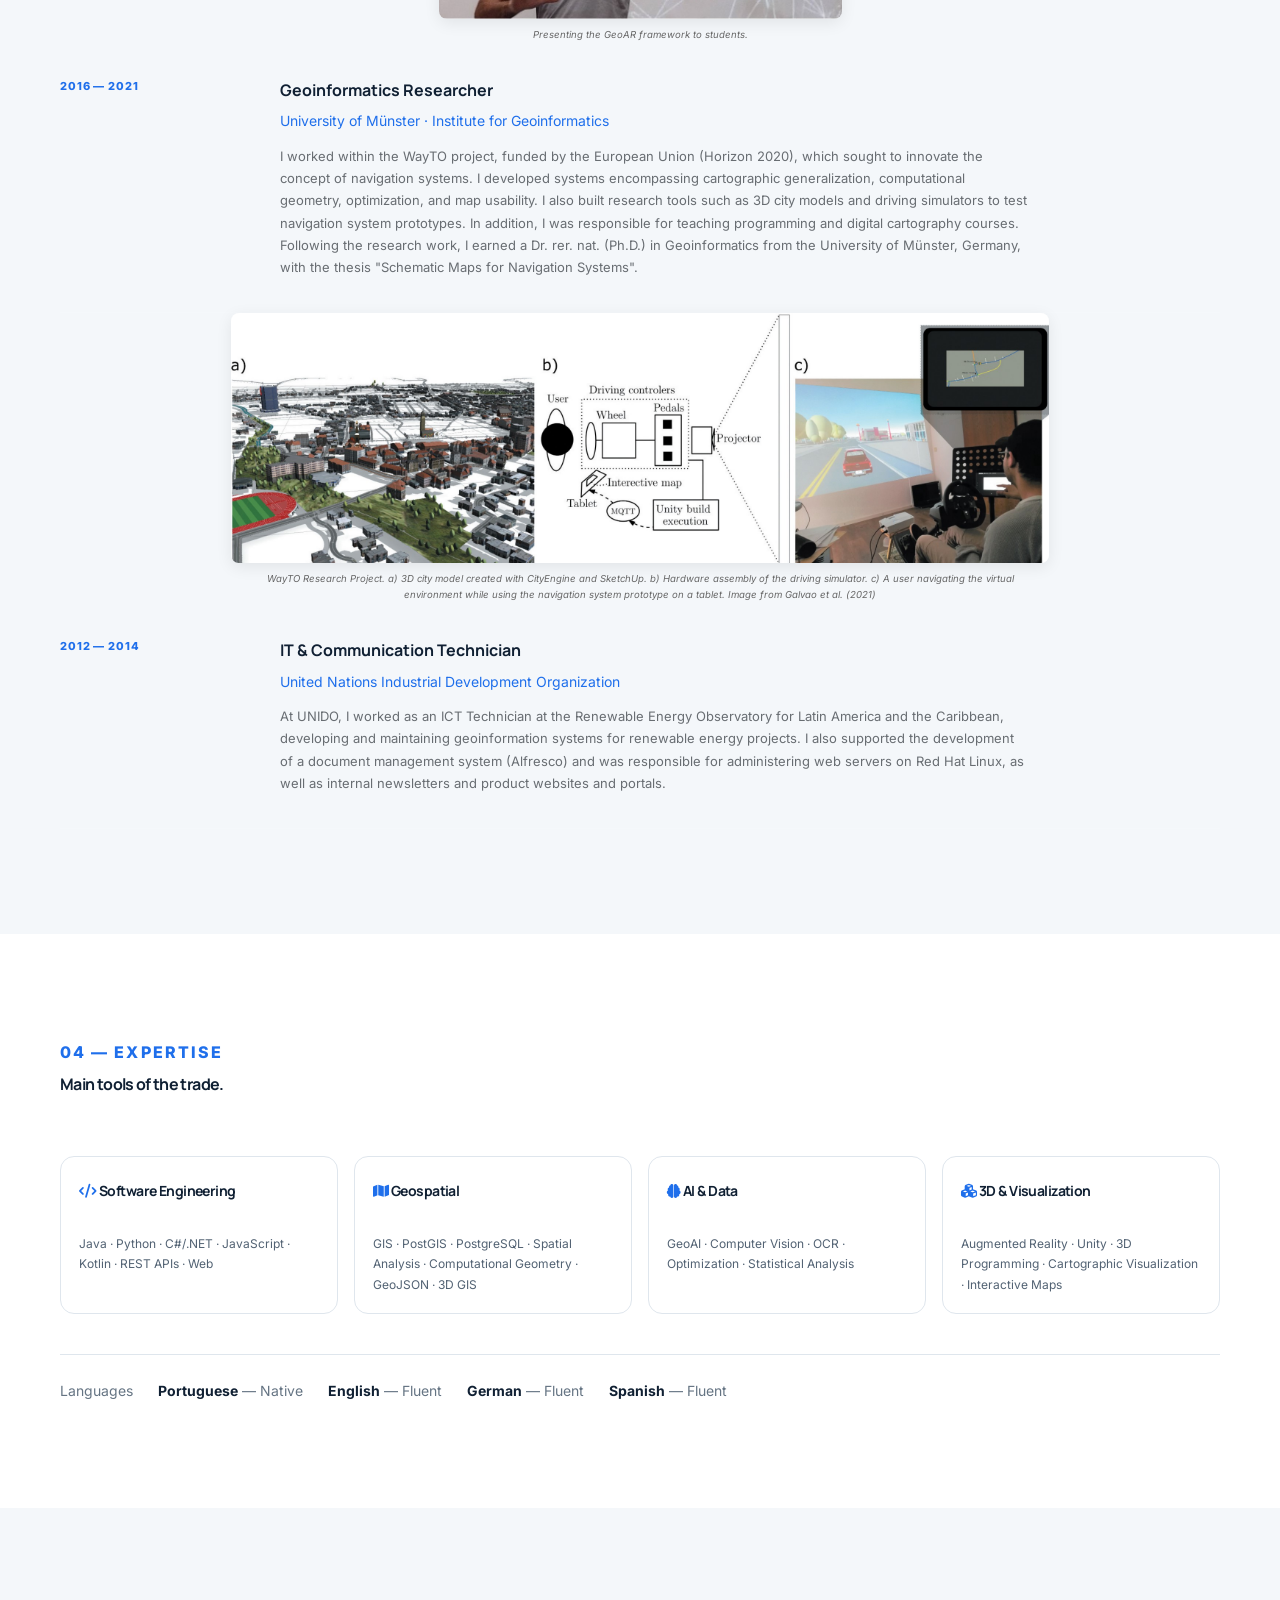
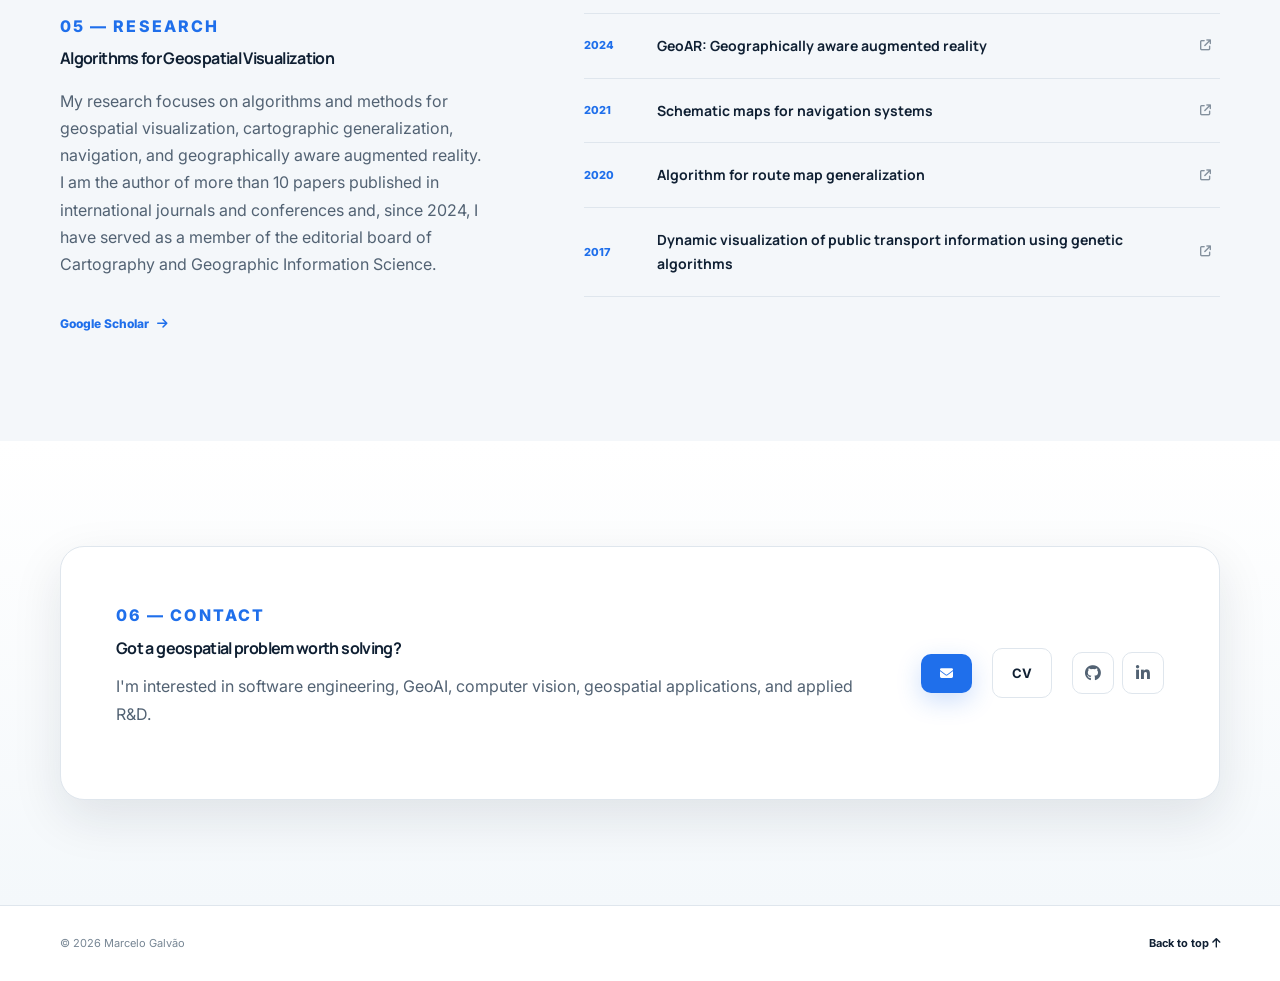
<file: index-en.html>
<!DOCTYPE html>
<html lang="en">
<head>
  <meta charset="UTF-8">
  <meta name="viewport" content="width=device-width, initial-scale=1.0">
  <meta name="description" content="Marcelo Galvão — Geospatial Software Engineer, GeoAI, Computer Vision and Geoinformatics.">
  <meta name="author" content="Marcelo Galvão">
  <title>Marcelo Galvão | Software Engineer, Geoinformatics Specialist</title>

  <link rel="icon" type="image/x-icon" href="assets/img/favicon.ico">
  <link rel="preconnect" href="https://fonts.googleapis.com">
  <link rel="preconnect" href="https://fonts.gstatic.com" crossorigin>
  <link href="https://fonts.googleapis.com/css2?family=Inter:wght@400;500;600;700;800&family=Manrope:wght@500;600;700;800&display=swap" rel="stylesheet">
  <link rel="stylesheet" href="https://cdnjs.cloudflare.com/ajax/libs/font-awesome/6.5.2/css/all.min.css">
  <link rel="stylesheet" href="css/styles.css">
</head>

<body>
  <header class="site-header" id="top">
    <div class="container nav-wrap">
      <a class="brand" href="#top" aria-label="Marcelo Galvão home page">
        <span class="brand-mark">MG</span>
        <span>Marcelo Galvão</span>
      </a>

      <!-- Language selector -->
      <div class="language-selector" style="display: flex; align-items: center; gap: 0.5rem; margin-left: auto; margin-right: 1rem;">
        <a href="index-en.html" style="color: #2b6cb0; text-decoration: none; font-size: 0.85rem; font-weight: 700;">EN</a>
        <span style="color: #2b6cb0; font-weight: 700; font-size: 0.85rem;">|</span>
        <a href="index.html" style="color: #718096; text-decoration: none; font-size: 0.85rem; font-weight: 500;">PT</a>
      </div>

      <button class="nav-toggle" aria-label="Open navigation" aria-expanded="false">
        <i class="fa-solid fa-bars"></i>
      </button>

      <nav class="site-nav" aria-label="Main navigation">
        <a href="#about">About</a>
        <a href="#projects">Projects</a>
        <a href="#experience">Experience</a>
        <a href="#expertise">Expertise</a>
        <a href="#research">Research</a>
        <a href="#contact">Contact</a>
      </nav>
    </div>
  </header>

  <main>
    <section class="hero">
      <div class="hero-grid container">
        <div class="hero-copy">
          <!--<div class="eyebrow"><span></span> Geospatial software · GeoAI · Computer vision</div>-->
          <h1>Building intelligent applications for the <em>real world.</em></h1>
          <p class="hero-lead">
            Computer Scientist and Ph.D. in Geoinformatics. I apply software engineering, spatial data,
            algorithms, and AI to create tailored solutions that automate tasks and deliver real results for the people who use them.
          </p>

          <div class="hero-actions">
            <a class="btn btn-primary" href="#projects">View projects <i class="fa-solid fa-arrow-right"></i></a>
            <a class="btn btn-ghost" href="#contact" >Get in touch</a>

          </div>

          <div class="hero-meta">
            <div><strong>Ph.D.</strong><span>Geoinformatics</span></div>
            <div><strong>10+ years</strong><span>Programming</span></div>
            <div><strong>GeoAI &amp; Computer Vision</strong><span>Current focus</span></div>
          </div>
        </div>

        <div class="hero-profile">
          <div class="profile-glow"></div>
          <div class="profile-card">
            <img src="assets/profile.jpg" alt="Marcelo Galvão">
            <div class="profile-caption">
              <span>Software Engineer</span>
              <strong>Geospatial Technology</strong>
            </div>
          </div>
          <div class="floating-card floating-card-one">
            <i class="fa-solid fa-location-dot"></i>
            <div><strong>GIS + Spatial Data</strong><small>PostGIS · 3D · Mapping</small></div>
          </div>
          <div class="floating-card floating-card-two">
            <i class="fa-solid fa-brain"></i>
            <div><strong>Intelligent Systems</strong><small>Interoperability · Vision · AI</small></div>
          </div>
        </div>
      </div>
    </section>

    <section class="section section-muted" id="about">
      <div class="container two-column">
        <div>
          <div class="section-kicker">01 — About</div>
          <h2>Software engineering with a geospatial mindset.</h2>
        </div>
        <div class="section-copy">
          <p>
            I hold a degree in Computer Science from the University of Brasília, an MSc in Geospatial Technologies (Erasmus Mundus), and a Ph.D. in Geoinformatics from the University of Münster, Germany.
            My specialties are software engineering, geospatial systems, digital cartography, and mobile applications — fields I've been passionate about since my undergraduate years and have been exploring through research and the development of practical solutions.
          </p>
          <p>
            Throughout my career, I've worked on major technology projects such as the United Nations Renewable Energy Observatory, WAYTO — a research project focused on developing navigation systems — and GeoAR — high-precision, geographically aware augmented reality.
            Currently, I develop software solutions for the agricultural sector, integrating spatial data, artificial intelligence, computer vision, and mobile applications.
          </p>
          <p>
            I have experience with a wide range of technical tools. I work with Java, Python, C#, JavaScript, Kotlin (Android), APIs, spatial databases (PostGIS), web and mobile applications, data science, and Unity 3D.
            Always integrating software engineering, spatial data, and intelligent methods to bring ideas to life and build everything from research prototypes to applications used in real operations.
          </p>
          <div class="tag-list">
            <span>Mobile Applications</span><span>Computer Vision</span><span>3D &amp; AR</span>
            <span>Geospatial Solutions</span><span>GeoAI</span><span>GIS</span><span>Digital Cartography</span>
          </div>
        </div>
      </div>
    </section>

    <section class="section" id="projects">
      <div class="container">
        <div class="section-heading">
          <div>
            <div class="section-kicker">02 — Projects</div>
            <h2>Software that integrates technology and geospatial data.</h2>
            <p class="section-copy">Take a look at some of my systems projects,
              or visit my <a href="https://github.com/galvaomarcelo" target="_blank" rel="noopener" aria-label="GitHub">GitHub <i class="fa-brands fa-github"></i></a> for more details.


            </p>
          </div>
        </div>

        <div class="project-grid">

<article class="project-card project-featured">

  <div class="project-body">

    <h3>Cattle-Vision</h3>

    <div class="project-label">
      GeoAI · Computer Vision Project
      <a href="https://github.com/galvaomarcelo/cattle-vision"
         target="_blank"
         rel="noopener noreferrer"
         aria-label="GitHub Cattle-Vision">
        <i class="fa-brands fa-github"></i>
      </a>
    </div>

    <p>
      A Computer Vision and GeoAI system that turns drone imagery into
      information about the herd. By combining Deep Learning, camera
      metadata, and geospatial analysis, the project aims to automate
      cattle inventory and monitoring on rural properties.
    </p>

    <ul class="project-features">
      <li>
        <i class="fa-solid fa-eye"></i>
        <span>
          <strong>Automatic detection:</strong>
          identification of cattle in aerial imagery using
          computer vision models.
        </span>
      </li>

      <li>
        <i class="fa-solid fa-map-location-dot"></i>
        <span>
          <strong>Georeferencing:</strong>
          estimation of animal locations from the imagery,
          camera orientation, and terrain elevation data.
        </span>
      </li>

      <li>
        <i class="fa-solid fa-chart-pie"></i>
        <span>
          <strong>Herd analysis:</strong>
          answer questions like — How many animals are
          in a pasture? What is the animal density per area?
        </span>
      </li>

      <li>
        <i class="fa-solid fa-cow"></i>
        <span>
          <strong>Future applications:</strong>
          classification by category, such as calves, cows, and bulls,
          to support herd monitoring.
        </span>
      </li>
    </ul>

    <div class="project-tags">
      <span>Python</span>
      <span>YOLO</span>
      <span>Deep Learning</span>
      <span>GeoAI</span>
      <span>GIS</span>
      <span>Drone</span>
    </div>

  </div>

  <div class="project-showcase"
       data-carousel
       aria-label="Cattle-Vision demonstration">

    <div class="carousel-track">

      <div class="carousel-slide is-active">
        <div class="slide-label">
          1. Aerial imagery captured by drone
        </div>
        <img src="assets/raw2.jpg"
             alt="Original aerial image of the rural property">
      </div>

      <div class="carousel-slide">
        <div class="slide-label">
          2. Cattle detection with computer vision
        </div>
        <img src="assets/yolodetection2.jpg"
             alt="Cattle automatically detected in aerial imagery">
      </div>

      <div class="carousel-slide">
        <div class="slide-label">
          3. Geolocation of cattle on your app's map
        </div>
        <img src="assets/geolocalization3.jpg.png"
             alt="Result of processing drone imagery">
      </div>

      <div class="carousel-slide">
        <div class="slide-label">
          4. Geolocation method developed for the Cattle-Vision project
        </div>
        <img src="assets/metodogeolocalizacao.png"
             alt="Geospatial visualization of the Cattle-Vision project">
      </div>

    </div>

    <div class="carousel-controls">
      <button class="carousel-btn prev"
              type="button"
              aria-label="Previous slide">
        <i class="fa-solid fa-chevron-left"></i>
      </button>

      <button class="carousel-btn next"
              type="button"
              aria-label="Next slide">
        <i class="fa-solid fa-chevron-right"></i>
      </button>
    </div>

    <div class="carousel-dots" aria-label="Slide selector">
      <button class="dot is-active" type="button"
              data-slide="0" aria-label="Go to slide 1"></button>
      <button class="dot" type="button"
              data-slide="1" aria-label="Go to slide 2"></button>
      <button class="dot" type="button"
              data-slide="2" aria-label="Go to slide 3"></button>
      <button class="dot" type="button"
              data-slide="3" aria-label="Go to slide 4"></button>
    </div>

  </div>

</article>


          <article class="project-card project-featured">
                        <div class="project-body">

              <h3>Fazenda Ativa</h3>
              <div class="project-label">Production app <a href="https://github.com/galvaomarcelo/fazenda-ativa" target="_blank" aria-label="GitHub"><i class="fa-brands fa-github"></i></a>
</div>
              <p>
                Keep your farm alive and active with this Android app for managing livestock operations. Interactive maps, easy financial and operational management, and
                Artificial Intelligence — all in a simple application built to work in the real conditions of the field, even without internet.

              </p>

              <ul class="project-features">
                <li>
                  <i class="fa-solid fa-map-location-dot"></i>
                  <span>Interactive map with information on topography, fences, pastures, incidents, and much more.
                    Works in the field, with no signal required. (Video 1)</span>
                </li>

                <li>
                  <i class="fa-solid fa-mobile-screen-button"></i>
                  <span>Take a photo and the AI handles the rest. Fast, intuitive management of expenses, incidents, herd, cash flow, and other farm information (Video 2)</span>
                </li>

                <li>
                  <i class="fa-solid fa-folder-open"></i>
                  <span>Information always at hand, organized and ready when you need it (Video 3).</span>
                </li>

                <li>
                  <i class="fa-solid fa-wand-magic-sparkles"></i>
                  <span>Artificial Intelligence that extracts data and generates useful insights automatically (Video 4).</span>
                </li>
              </ul>
              <div class="project-tags"><span>Android</span><span>GIS</span><span>AI</span><span>PostGIS</span><span>OCR</span></div>
            </div>
            <div class="project-showcase" data-carousel aria-label="Featured project">
              <div class="carousel-track">
                <div class="carousel-slide is-active">
                  <div class="slide-label">VIDEO 1: See and interact with your property like never before.</div>
                  <div class="phone-frame">
                    <div class="phone-speaker"></div>
                    <div class="phone-screen">
                    <video controls playsinline preload="metadata">
                        <source src="assets/farm-mapping.mp4" type="video/mp4">
                    </video>
                    </div>
                  </div>
                </div>

                <div class="carousel-slide">
                  <div class="slide-label"> VIDEO 2: Need to log a transaction? Take a photo. The AI handles the rest.</div>
                  <div class="phone-frame">
                    <div class="phone-speaker"></div>
                    <div class="phone-screen">
                    <video controls playsinline preload="metadata">
                        <source src="assets/automatic-fill.mp4" type="video/mp4">
                    </video>
                    </div>
                  </div>
                </div>

                <div class="carousel-slide">
                  <div class="slide-label">VIDEO 3: Data organized and accessible at any time.</div>
                  <div class="phone-frame">
                    <div class="phone-speaker"></div>
                    <div class="phone-screen">
                      <video controls playsinline preload="metadata">
                          <source src="assets/view-data.mp4" type="video/mp4">
                      </video>
                    </div>
                  </div>
                </div>

                <div class="carousel-slide">
                  <div class="slide-label">VIDEO 4: The AI that understands your farm and tells you what to do.</div>
                  <div class="phone-frame">
                    <div class="phone-speaker"></div>
                    <div class="phone-screen">
                      <video controls playsinline preload="metadata">
                          <source src="assets/ia-insights.mp4" type="video/mp4">
                      </video>
                    </div>
                  </div>
                </div>
              </div>

              <div class="carousel-controls" aria-hidden="true">
                <button class="carousel-btn prev" type="button" aria-label="Previous slide">
                  <i class="fa-solid fa-chevron-left"></i>
                </button>
                <button class="carousel-btn next" type="button" aria-label="Next slide">
                  <i class="fa-solid fa-chevron-right"></i>
                </button>
              </div>

              <div class="carousel-dots" aria-label="Slide selector">
                <button class="dot is-active" type="button" data-slide="0" aria-label="Go to slide 1"></button>
                <button class="dot" type="button" data-slide="1" aria-label="Go to slide 2"></button>
                <button class="dot" type="button" data-slide="2" aria-label="Go to slide 3"></button>
                <button class="dot" type="button" data-slide="3" aria-label="Go to slide 4"></button>
              </div>
            </div>

          </article>


          <article class="project-card project-featured">

            <div class="project-body">

              <h3>GeoAR</h3>
              <div class="project-label">Research Project · TU Vienna <a href="https://github.com/galvaomarcelo/GeoAR" target="_blank" aria-label="GitHub"><i class="fa-brands fa-github"></i></a></div>

              <p>GeoAR is a geographically aware augmented reality application, developed during my postdoc at TU Vienna.</p>
               <p>
                Built primarily for the Microsoft HoloLens 2, GeoAR is one of the available AR applications with the highest positioning accuracy in
                outdoor urban environments — capable of highlighting objects and buildings accurately even at distances of over 1 km.
              </p>
              <p>GeoAR is available for free with a <a href="https://geoinfo.geo.tuwien.ac.at/geoar-getting-started/" target="_blank" aria-label="GeoAR Tutorial">tutorial</a> to start from scratch and demonstrating all features.</p>

                <a class="project-link"
                href="https://geoinfo.geo.tuwien.ac.at/geoar-getting-started/"
                target="_blank"
                rel="noopener">
                Tutorial <i class="fa-solid fa-arrow-up-right-from-square"></i>
              </a>

              <div class="project-tags">
                <span>C#/.NET</span>
                <span>Unity 3d</span>
                <span>Android</span>
                <span>CityGML</span>

              </div>


            </div>


            <div class="project-showcase" data-carousel aria-label="GeoAR project">

              <div class="carousel-track">

                <!-- YouTube -->
                <div class="carousel-slide is-active">
                  <img
                    src="assets/geoar4.jpg"
                    alt="Georeferenced objects in augmented reality">

                  <div class="slide-label">
                    Geographic visualization in augmented reality
                  </div>
                </div>


                <!-- Photo 1 -->
                <div class="carousel-slide">
                  <img
                    src="assets/geoar1.jpg"
                    alt="GeoAR application in an urban environment">

                  <div class="slide-label">
                    Visualization of geographic data in the real environment
                  </div>
                </div>

                                <!-- Photo 1 -->
                <div class="carousel-slide">
                  <img
                    src="assets/geoar2.jpg"
                    alt="GeoAR application in an urban environment">

                  <div class="slide-label">
                    Visualization of geographic data in the real environment
                  </div>
                </div>


                <!-- Photo 3 -->
                <div class="carousel-slide">
                  <div class="video-frame video-frame-portrait">
                  <iframe
                    width="560"
                    height="315"
                    src="https://www.youtube.com/embed/m20O9Fhk0kc?si=UZ-qTSnx0lqwA_CK"
                    title="YouTube video player"
                    frameborder="0"
                    allow="accelerometer; autoplay; clipboard-write; encrypted-media; gyroscope; picture-in-picture; web-share" referrerpolicy="strict-origin-when-cross-origin" allowfullscreen>
                    </iframe>
                  </div>


                  <div class="slide-label">
                    Video tutorial on how to use it.
                  </div>
                </div>

              </div>


              <div class="carousel-controls">
                <button class="carousel-btn prev"
                        type="button"
                        aria-label="Previous slide">
                  <i class="fa-solid fa-chevron-left"></i>
                </button>

                <button class="carousel-btn next"
                        type="button"
                        aria-label="Next slide">
                  <i class="fa-solid fa-chevron-right"></i>
                </button>
              </div>


              <div class="carousel-dots" aria-label="Slide selector">
                <button class="dot is-active"
                        type="button"
                        data-slide="0"
                        aria-label="Go to slide 1"></button>

                <button class="dot"
                        type="button"
                        data-slide="1"
                        aria-label="Go to slide 2"></button>

                <button class="dot"
                        type="button"
                        data-slide="2"
                        aria-label="Go to slide 3"></button>

                <button class="dot"
                        type="button"
                        data-slide="3"
                        aria-label="Go to slide 4"></button>
              </div>

            </div>

          </article>


        </div>
      </div>
    </section>

    <section class="section section-muted" id="experience">
  <div class="container">
    <div class="section-kicker">03 — Professional Experience</div>
    <!--<h2>Research experience, engineering mindset.</h2>-->

    <div class="timeline">
      <article class="timeline-item">
        <div class="timeline-date">2022 — 2024</div>
        <div>
          <div class="timeline-role">Geoinformation Researcher</div>
          <div class="timeline-org">TU Vienna · Department of Geodesy and Geoinformation</div>
          <p>During my postdoc in Vienna, I led the Mixed-Reality Lab, focusing on Augmented Reality (AR) for outdoor environments, aiming to improve visualization accuracy and application usability.
            In this context, I designed and developed the GeoAR framework, integrating a C# (.NET) AR application, a Python API, a PostgreSQL database, an Android app, and the MQTT protocol.
            Beyond research and development, I taught courses in Computational Geometry, Software Engineering, GIS Implementation, and Mobile GIS.</p>
        </div>
      </article>

      <figure class="timeline-figure">
        <img src="assets/geoar3.jpg" alt="Presenting the GeoAR framework to students" loading="lazy">
        <figcaption>Presenting the GeoAR framework to students.</figcaption>
      </figure>


      <article class="timeline-item">
        <div class="timeline-date">2016 — 2021</div>
        <div>
          <div class="timeline-role">Geoinformatics Researcher</div>
          <div class="timeline-org">University of Münster · Institute for Geoinformatics</div>
          <p>I worked within the WayTO project, funded by the European Union (Horizon 2020), which sought to innovate the concept of navigation systems.
            I developed systems encompassing cartographic generalization, computational geometry, optimization, and map usability.
            I also built research tools such as 3D city models and driving simulators to test navigation system prototypes.
            In addition, I was responsible for teaching programming and digital cartography courses.
            Following the research work, I earned a Dr. rer. nat. (Ph.D.) in Geoinformatics from the University of Münster, Germany, with the thesis "Schematic Maps for Navigation Systems".</p>
        </div>
      </article>

      <figure class="timeline-figure">
        <img src="assets/experience2.jpg" alt="WayTO project navigation system prototype" loading="lazy">
        <figcaption>WayTO Research Project. a) 3D city model created with CityEngine and SketchUp. b) Hardware assembly of the driving simulator. c) A user navigating the virtual environment while using the navigation system prototype on a tablet. Image from <a href="https://doi.org/10.1016/j.geus.2021.100456" target="_blank" rel="noopener noreferrer">Galvao et al. (2021)</a></figcaption>
      </figure>

      <article class="timeline-item">
        <div class="timeline-date">2012 — 2014</div>
        <div>
          <div class="timeline-role">IT &amp; Communication Technician</div>
          <div class="timeline-org">United Nations Industrial Development Organization</div>
          <p>At UNIDO, I worked as an ICT Technician at the Renewable Energy Observatory for Latin America and the Caribbean, developing and maintaining geoinformation systems for renewable energy projects. I also supported the development of a document management system (Alfresco) and was responsible for administering web servers on Red Hat Linux, as well as internal newsletters and product websites and portals.</p>
        </div>
      </article>
    </div>
  </div>
</section>
    <section class="section" id="expertise">
      <div class="container">
        <div class="section-heading">
          <div>
            <div class="section-kicker">04 — Expertise</div>
            <h2>Main tools of the trade.</h2>
          </div>
        </div>

        <div class="expertise-grid">
          <div class="expertise-card">

            <h3><i class="fa-solid fa-code"></i> Software Engineering</h3>
            <p>Java · Python · C#/.NET · JavaScript · Kotlin · REST APIs · Web</p>
          </div>
          <div class="expertise-card">
            <h3><i class="fa-solid fa-map"></i> Geospatial</h3>
            <p>GIS · PostGIS · PostgreSQL · Spatial Analysis · Computational Geometry · GeoJSON · 3D GIS</p>
          </div>
          <div class="expertise-card">
            <h3><i class="fa-solid fa-brain"></i> AI &amp; Data</h3>
            <p>GeoAI · Computer Vision · OCR  · Optimization · Statistical Analysis</p>
          </div>
          <div class="expertise-card">
            <h3><i class="fa-solid fa-cubes"></i> 3D &amp; Visualization</h3>
            <p>Augmented Reality · Unity · 3D Programming · Cartographic Visualization · Interactive Maps</p>
          </div>
        </div>

        <div class="languages">
          <span>Languages</span>
          <span><b>Portuguese</b> — Native</span>
          <span><b>English</b> — Fluent</span>
          <span><b>German</b> — Fluent</span>
          <span><b>Spanish</b> — Fluent</span>
        </div>
      </div>
    </section>

    <section class="section section-muted" id="research">
      <div class="container research-grid">
        <div>
          <div class="section-kicker">05 — Research</div>
          <h2>Algorithms for Geospatial Visualization</h2>
          <p class="section-copy">
            My research focuses on algorithms and methods for geospatial visualization,
  cartographic generalization, navigation, and geographically aware augmented
  reality. I am the author of more than 10 papers published in international journals and
  conferences and, since 2024, I have served as a member of the editorial
  board of Cartography and Geographic Information Science.
          </p>
          <a class="text-link" href="https://scholar.google.com/citations?user=P2SCXm4AAAAJ&hl=pt-PT&oi=sra" target="_blank" rel="noopener">Google Scholar <i class="fa-solid fa-arrow-right"></i></a>
        </div>

        <div class="publication-list">
          <a href="https://www.tandfonline.com/doi/full/10.1080/13658816.2024.2355326" target="_blank" rel="noopener">
            <span>2024</span>
            <strong>GeoAR: Geographically aware augmented reality</strong>
            <i class="fa-solid fa-arrow-up-right-from-square"></i>
          </a>
          <a href="https://www.tandfonline.com/doi/full/10.1080/15230406.2021.1943531" target="_blank" rel="noopener">
            <span>2021</span>
            <strong>Schematic maps for navigation systems</strong>
            <i class="fa-solid fa-arrow-up-right-from-square"></i>
          </a>
          <a href="https://josis.org/index.php/josis/article/view/135" target="_blank" rel="noopener">
            <span>2020</span>
            <strong>Algorithm for route map generalization</strong>
            <i class="fa-solid fa-arrow-up-right-from-square"></i>
          </a>
          <a href="https://doi.org/10.1007/978-3-319-61297-3_8" target="_blank" rel="noopener">
            <span>2017</span>
            <strong>Dynamic visualization of public transport information using genetic algorithms</strong>
            <i class="fa-solid fa-arrow-up-right-from-square"></i>
          </a>
        </div>
      </div>
    </section>

    <section class="section contact-section" id="contact">
      <div class="container contact-card">
        <div>
          <div class="section-kicker">06 — Contact</div>
          <h2>Got a geospatial problem worth solving?</h2>
          <p>I'm interested in software engineering, GeoAI, computer vision, geospatial applications, and applied R&amp;D.</p>
        </div>
        <div class="contact-actions">
          <a class="btn btn-primary" href="mailto:email2marcelogalvao@gmail.com"><i class="fa-solid fa-envelope"></i></a>
          <a class="btn btn-ghost" href="assets/CV_Marcelo_Galvao.pdf" target="_blank" rel="noopener">CV</a>
          <div class="socials">
            <a href="https://github.com/galvaomarcelo" target="_blank" rel="noopener" aria-label="GitHub"><i class="fa-brands fa-github"></i></a>
            <a href="https://www.linkedin.com/in/marcelogalvaophd/" target="_blank" rel="noopener" aria-label="LinkedIn"><i class="fa-brands fa-linkedin-in"></i></a>
          </div>
        </div>
      </div>
    </section>
  </main>

  <footer>
    <div class="container footer-inner">
      <span>© <span id="year"></span> Marcelo Galvão</span>
      <a href="#top">Back to top <i class="fa-solid fa-arrow-up"></i></a>
    </div>
  </footer>

  <script src="js/scripts.js"></script>
</body>
</html>
</file>
<file: css/styles.css>
:root {
  --ink: #102033;
  --ink-soft: #526273;
  --navy: #0b1f33;
  --blue: #1f6feb;
  --cyan: #26a6d1;
  --line: #dfe6ed;
  --surface: #ffffff;
  --muted: #f4f7fa;
  --dark: #0a1726;
  --shadow: 0 18px 50px rgba(15, 32, 51, .10);
  --radius: 18px;
}

* { box-sizing: border-box; }
html { scroll-behavior: smooth; }
body {
  margin: 0;
  color: var(--ink);
  background: var(--surface);
  font-family: "Inter", sans-serif;
  line-height: 1.7;
}
a { color: inherit; text-decoration: none; }
img, video { max-width: 100%; display: block; }
.container { width: min(1160px, calc(100% - 48px)); margin: 0 auto; }

.site-header {
  position: fixed; inset: 0 0 auto 0; z-index: 1000;
  background: rgba(255,255,255,.88);
  backdrop-filter: blur(16px);
  border-bottom: 1px solid rgba(223,230,237,.8);
}
.nav-wrap { height: 76px; display: flex; align-items: center; justify-content: space-between; }
.brand { display:flex; align-items:center; gap:11px; font-weight:800; letter-spacing:-.02em; }
.brand-mark {
  width: 36px; height:36px; display:grid; place-items:center;
  border-radius:10px; color:#fff; background:var(--navy); font-size:12px;
}
.site-nav { display:flex; gap:28px; font-size:13px; font-weight:600; color:#526273; }
.site-nav a:hover { color:var(--blue); }
.nav-toggle { display:none; border:0; background:none; font-size:20px; color:var(--ink); }

.hero {
  padding: 150px 0 100px;
  background:
    radial-gradient(circle at 82% 25%, rgba(38,166,209,.16), transparent 28%),
    radial-gradient(circle at 15% 25%, rgba(31,111,235,.08), transparent 30%),
    linear-gradient(180deg,#f8fbfd 0%,#fff 100%);
}
.hero-grid { display:grid; grid-template-columns: 1.1fr .9fr; align-items:center; gap:70px; min-height:600px; }
.eyebrow, .section-kicker {
  text-transform:uppercase; letter-spacing:.13em; font-size:16px; font-weight:800; color:var(--blue);
}
.eyebrow { display:flex; align-items:center; gap:10px; margin-bottom:20px; }
.eyebrow span { width:26px; height:2px; background:var(--blue); }
h1,h2,h3 { font-family:"Manrope", sans-serif; line-height:1.12; letter-spacing:-.04em; }
h1 { font-size:clamp(46px,2vw,30px); margin:0 0 28px; max-width:760px; }
h1 em { color:var(--blue); font-style:normal; }
h2 { font-size:clamp(16px,1vw,20px); margin:10px 0 20px; }
h3 { font-size:18px; margin:8px 0 12px; }
.hero-lead { color:var(--ink-soft); font-size:18px; max-width:690px; }
.hero-actions { display:flex; gap:12px; margin:34px 0 42px; }
.btn {
  display:inline-flex; align-items:center; gap:10px; padding:13px 19px;
  border-radius:10px; font-size:13px; font-weight:700; transition:.2s ease;
}
.btn-primary { color:#fff; background:var(--blue); box-shadow:0 8px 24px rgba(31,111,235,.22); }
.btn-primary:hover { transform:translateY(-2px); box-shadow:0 12px 30px rgba(31,111,235,.28); }
.btn-ghost { border:1px solid var(--line); background:#fff; }
.btn-ghost:hover { border-color:#b8c7d5; }
.hero-meta { display:flex; gap:34px; }
.hero-meta div { display:flex; flex-direction:column; }
.hero-meta strong { font-family:"Manrope"; font-size:16px; }
.hero-meta span { color:#7b8997; font-size:11px; text-transform:uppercase; letter-spacing:.08em; }

.hero-profile { position:relative; min-height:520px; display:grid; place-items:center; }
.profile-glow {
  position:absolute; width:390px; height:390px; border-radius:50%;
  background:linear-gradient(135deg,rgba(31,111,235,.18),rgba(38,166,209,.08));
  filter:blur(2px);
}
.profile-card {
  width:min(350px,75vw); padding:12px; background:#fff; border-radius:24px;
  box-shadow:var(--shadow); transform:rotate(2deg); position:relative; z-index:2;
}
.profile-card img { width:100%; aspect-ratio:4/5; object-fit:cover; border-radius:16px; }
.profile-caption { padding:16px 8px 7px; display:flex; flex-direction:column; }
.profile-caption span { font-size:11px; color:var(--blue); text-transform:uppercase; letter-spacing:.12em; font-weight:800; }
.profile-caption strong { font-family:"Manrope"; font-size:19px; }
.floating-card {
  position:absolute; z-index:3; display:flex; align-items:center; gap:12px; padding:13px 15px;
  border:1px solid rgba(223,230,237,.9); background:rgba(255,255,255,.95); backdrop-filter:blur(12px);
  border-radius:13px; box-shadow:0 12px 35px rgba(15,32,51,.12); font-size:12px;
}
.floating-card i { color:var(--blue); font-size:17px; }
.floating-card div { display:flex; flex-direction:column; }
.floating-card strong { font-size:12px; }
.floating-card small { color:#778694; font-size:10px; }
.floating-card-one { top:19%; left:0; }
.floating-card-two { right:0; bottom:18%; }

.section { padding:105px 0; }
.section-muted { background:var(--muted); }
.two-column { display:grid; grid-template-columns:.8fr 1.2fr; gap:100px; }
.section-copy { color:var(--ink-soft); font-size:16px; }
.tag-list, .project-tags { display:flex; flex-wrap:wrap; gap:7px; margin-top:24px; }
.tag-list span, .project-tags span {
  border:1px solid var(--line); background:#fff; color:#536373; padding:6px 9px;
  border-radius:7px; font-size:10px; font-weight:700;
}
.section-heading { display:flex; justify-content:space-between; align-items:end; gap:40px; margin-bottom:42px; }
.section-heading p { max-width:430px; color:var(--ink-soft); margin:0; }

.project-grid { display:grid; grid-template-columns:repeat(2,1fr); gap:24px; }
.project-card {
  background:#fff; border:1px solid var(--line); border-radius:var(--radius);
  overflow:hidden; box-shadow:0 8px 25px rgba(15,32,51,.04);
  transition:.25s ease;
}
.project-card:hover { transform:translateY(-5px); box-shadow:var(--shadow); }
.project-featured { grid-column:1/-1; display:grid; grid-template-columns:.85fr 1.25fr; }
.video-frame { position:relative; background:#07111d; aspect-ratio:16/9; overflow:hidden; }
.video-frame video { width:100%; height:100%; object-fit:cover; }
.video-frame-portrait { aspect-ratio:16/10; }
.video-placeholder {
  position:absolute; inset:0; display:flex; flex-direction:column; align-items:center; justify-content:center;
  gap:8px; color:#fff; background:linear-gradient(135deg,rgba(7,17,29,.94),rgba(12,42,68,.86));
  text-align:center; pointer-events:none;
}
.video-placeholder i { width:48px; height:48px; display:grid; place-items:center; border-radius:50%; background:rgba(255,255,255,.12); font-size:14px; }
.video-placeholder span { font-size:12px; font-weight:700; }
.video-placeholder small { font-size:10px; color:#aab9c7; }
.video-frame video[src=""] + .video-placeholder,
.video-frame video:not([poster]) + .video-placeholder { opacity:1; }
.project-body { padding:28px; }
.project-label { color:var(--blue); font-size:10px; font-weight:800; text-transform:uppercase; letter-spacing:.12em; }
.project-body p { color:var(--ink-soft); font-size:13px; }
.project-link, .text-link { color:var(--blue); font-size:12px; font-weight:800; display:inline-flex; align-items:center; gap:8px; margin-top:20px; }
.project-link:hover, .text-link:hover { gap:12px; }

.section-dark { background:var(--dark); color:#fff; }
.light { color:#65c5e6; }
.section-dark h2 { max-width:650px; }
.timeline { margin-top:60px; border-top:1px solid rgba(255,255,255,.12); }
.timeline-item { display:grid; grid-template-columns:180px 1fr; gap:40px; padding:34px 0; border-bottom:1px solid rgba(255,255,255,.12); }
.timeline-date { color:var(--blue); font-size:11px; font-weight:800; text-transform:uppercase; letter-spacing:.08em; }
.timeline-role { font-family:"Manrope"; font-size:16px; font-weight:700; }
.timeline-org { color:var(--blue); font-size:14px; margin:5px 0 12px; }
.timeline-item p { color:#686d72; max-width:750px; font-size:13px; margin:0; }
.timeline-figure {
  margin: 0 0;
  text-align: center;
}

.timeline-figure img {
  max-width: 100%;
  max-height: 250px;
  display: block;
  margin-left: auto;
  margin-right: auto;
  height: auto;
  border-radius: 8px;
  box-shadow: 0 4px 16px rgba(0,0,0,0.08);
}

.timeline-figure figcaption {
      display: block;
    margin-left: auto;
    margin-right: auto;
    max-width: 750px;
  margin-top: 0.5rem;
  font-size: 0.6rem;
  color: #666;
  font-style: italic;
}

.expertise-grid { display:grid; grid-template-columns:repeat(4,1fr); gap:16px; }
.expertise-card { border:1px solid var(--line); border-radius:14px; padding:18px; background:#fff; }
.expertise-card i { color:var(--blue); font-size:14px; margin-bottom:24px; }
.expertise-card h3 { font-size:14px; }
.expertise-card p { color:var(--ink-soft); font-size:12px; margin:0; }
.languages { display:flex; flex-wrap:wrap; gap:25px; margin-top:40px; padding-top:24px; border-top:1px solid var(--line); color:#657483; font-size:14px; }
.languages b { color:var(--ink); }

.research-grid { display:grid; grid-template-columns:.8fr 1.2fr; gap:100px; }
.publication-list { border-top:1px solid var(--line); }
.publication-list a {
  display:grid; grid-template-columns:55px 1fr 20px; gap:18px; align-items:center;
  padding:20px 0; border-bottom:1px solid var(--line);
}
.publication-list span { color:var(--blue); font-size:11px; font-weight:800; }
.publication-list strong { font-family:"Manrope"; font-size:14px; }
.publication-list i { color:#83909d; font-size:11px; }

.contact-section { background:linear-gradient(180deg,#fff,#f4f8fb); }
.contact-card {
  display:flex; justify-content:space-between; align-items:center; gap:50px;
  border:1px solid var(--line); border-radius:24px; padding:55px;
  background:#fff; box-shadow:var(--shadow);
}
.contact-card h2 { max-width:650px; margin-bottom:15px; }
.contact-card p { color:var(--ink-soft); }
.contact-actions { display:flex; align-items:center; gap:20px; }
.socials { display:flex; gap:8px; }
.socials a {
  width:42px; height:42px; display:grid; place-items:center; border:1px solid var(--line);
  border-radius:10px; color:var(--ink-soft);
}
.socials a:hover { color:var(--blue); border-color:#b9cde0; }

footer { background:#fff; border-top:1px solid var(--line); }
.footer-inner { min-height:75px; display:flex; align-items:center; justify-content:space-between; color:#778694; font-size:11px; }
.footer-inner a { color:var(--ink); font-weight:700; }

@media (max-width: 900px) {
  .site-nav { position:absolute; top:76px; left:0; right:0; padding:20px 24px; background:#fff; border-bottom:1px solid var(--line); display:none; flex-direction:column; gap:15px; }
  .site-nav.open { display:flex; }
  .nav-toggle { display:block; }
  .hero-grid, .two-column, .research-grid { grid-template-columns:1fr; gap:45px; }
  .hero { padding-top:125px; }
  .hero-profile { min-height:460px; }
  .project-featured { grid-column:auto; display:block; }
  .expertise-grid { grid-template-columns:repeat(2,1fr); }
  .section-heading { align-items:start; flex-direction:column; }
  .contact-card { flex-direction:column; align-items:flex-start; }
}
@media (max-width: 600px) {
  .container { width:min(100% - 30px,1160px); }
  .section { padding:75px 0; }
  h1 { font-size:28px; }
  .hero-meta { gap:18px; }
  .floating-card { display:none; }
  .profile-glow { width:290px; height:290px; }
  .hero-profile { min-height:390px; }
  .project-grid, .expertise-grid { grid-template-columns:1fr; }
  .timeline-item { grid-template-columns:1fr; gap:8px; }
  .contact-card { padding:30px; }
  .contact-actions { flex-wrap:wrap; }
}


/* =========================================
   Generic Carousel
   ========================================= */

.project-showcase {
  position: relative;
  overflow: hidden;
  padding-bottom: 65px;
   background:
        radial-gradient(circle at center, rgba(31, 111, 235, 0.22), transparent 52%),
        linear-gradient(135deg, #081726, #102b45);
}

.carousel-track {
  display: flex;
  width: 100%;
  overflow-x: hidden;
  scroll-behavior: smooth;
  transition: height .25s ease;
}

.carousel-slide {
  position: relative;
  flex: 0 0 100%;
  min-width: 100%;

  display: flex;
  flex-direction: column;
  align-items: center;
}



.slide-label {
    padding: 10px;
    font-size: 11px;
    letter-spacing: .11em;
    text-align: center;
    color: rgba(224, 236, 255, 0.9);
}

.project-visual-background {
    position: absolute;
    width: 420px;
    height: 420px;
    border-radius: 50%;
    background: linear-gradient(135deg, rgba(31, 111, 235, 0.35), rgba(38, 166, 209, 0.05));
    filter: blur(20px);
    z-index: 1;
}

.phone-frame {
    position: relative;
    z-index: 2;
    width: clamp(240px, 22vw, 320px);
    padding: 4px;
    border-radius: 36px;
    background: linear-gradient(145deg, #263746, #080d12);
    box-shadow: 0 30px 60px rgba(0, 0, 0, 0.4), inset 0 1px 1px rgba(255, 255, 255, 0.18);
    border: 2px solid #415464;
}

.phone-screen {
    position: relative;
    width: 100%;
    aspect-ratio: 320 / 720;
    overflow: hidden;
    border-radius: 28px;
    background: #000;
}

.phone-screen video {
    width: 100%;
    height: 100%;
    display: block;
    object-fit: cover;
    background: #000;
}

.phone-speaker {
    position: absolute;
    z-index: 3;
    top: 14px;
    left: 50%;
    transform: translateX(-50%);
    width: 72px;
    height: 18px;
    border-radius: 20px;
    background: rgba(10, 12, 17, 0.8);
    box-shadow: inset 0 1px 1px rgba(255, 255, 255, 0.18);
}

.screen-content {
    display: flex;
    flex-direction: column;
    gap: 12px;
    height: 100%;
    padding: 16px 12px 12px;
    color: #ebf6ff;
}

.screen-farm { background: linear-gradient(180deg, #0b1827 0%, #173e5f 100%); }
.screen-incident { background: linear-gradient(180deg, #101b2a 0%, #1e3d58 100%); }
.screen-ai { background: linear-gradient(180deg, #0f1a20 0%, #195361 100%); }
.screen-fleet { background: linear-gradient(180deg, #111926 0%, #182f4d 100%); }

.screen-tag {
    display: inline-flex;
    width: fit-content;
    align-items: center;
    padding: 5px 8px;
    border-radius: 999px;
    background: rgba(255, 255, 255, 0.08);
    border: 1px solid rgba(255, 255, 255, 0.12);
    font-size: 8px;
    font-weight: 800;
    letter-spacing: .12em;
    text-transform: uppercase;
}

.mini-map,
.mini-chart {
    position: relative;
    flex: 1;
    border-radius: 14px;
    overflow: hidden;
    border: 1px solid rgba(255,255,255,0.14);
}

.map-farm {
    background:
      linear-gradient(135deg, rgba(74, 185, 117, 0.95), rgba(18, 118, 74, 0.85)),
      linear-gradient(0deg, rgba(255,255,255,0.14), rgba(255,255,255,0.14));
}

.map-farm::before,
.map-farm::after,
.map-incident::before,
.map-incident::after,
.map-fleet::before,
.map-fleet::after {
    content: "";
    position: absolute;
    inset: 0;
    background-repeat: no-repeat;
    background-size: 100% 100%;
}

.map-farm::before {
    background-image: linear-gradient(90deg, rgba(255,255,255,0.15) 0 12%, transparent 12% 100%), linear-gradient(0deg, rgba(255,255,255,0.12) 0 18%, transparent 18% 100%);
}

.map-farm::after {
    inset: 18% 12% 20% 14%;
    border: 2px solid rgba(14, 83, 50, 0.7);
    border-radius: 16px;
    background: rgba(8, 32, 31, 0.12);
}

.map-incident {
    background:
      linear-gradient(180deg, rgba(84, 107, 123, 0.7), rgba(44, 73, 88, 0.9)),
      linear-gradient(90deg, rgba(255,255,255,0.12), rgba(255,255,255,0.04));
}

.map-incident::before {
    background: repeating-linear-gradient(90deg, transparent 0 26px, rgba(255,255,255,0.06) 26px 28px), repeating-linear-gradient(0deg, transparent 0 24px, rgba(255,255,255,0.06) 24px 26px);
}

.map-incident::after {
    inset: auto 16% 12% 18%;
    height: 42%;
    border-radius: 50% 50% 0 0;
    background: rgba(64, 185, 122, 0.45);
    box-shadow: 60px -40px 0 0 rgba(207, 144, 67, 0.4), -22px 30px 0 0 rgba(224, 110, 74, 0.38);
}

.map-fleet {
    background:
      linear-gradient(180deg, rgba(64, 83, 111, 0.8), rgba(32, 49, 74, 0.96)),
      linear-gradient(90deg, rgba(255,255,255,0.12), rgba(255,255,255,0.04));
}

.map-fleet::before {
    background: repeating-linear-gradient(90deg, transparent 0 35px, rgba(255,255,255,0.08) 35px 38px), repeating-linear-gradient(0deg, transparent 0 30px, rgba(255,255,255,0.08) 30px 33px);
}

.map-fleet::after {
    inset: 15% 18% 22% 14%;
    border-radius: 18px;
    border: 2px solid rgba(128, 196, 255, 0.65);
    background: rgba(22, 96, 149, 0.12);
    box-shadow: 18px 12px 0 rgba(84, 190, 150, 0.35), -10px 22px 0 rgba(84, 190, 150, 0.2);
}

.stat-row {
    display: grid;
    grid-template-columns: repeat(3, 1fr);
    gap: 8px;
}

.stat-item {
    display: flex;
    flex-direction: column;
    gap: 2px;
    padding: 10px 8px;
    border-radius: 12px;
    background: rgba(235, 246, 255, 0.08);
    text-align: center;
}

.stat-item strong {
    font-size: 12px;
    font-weight: 800;
    color: #fff;
}

.stat-item span {
    font-size: 7px;
    letter-spacing: .08em;
    text-transform: uppercase;
    color: rgba(227, 240, 255, 0.75);
}

.incident-list {
    display: flex;
    flex-direction: column;
    gap: 8px;
    padding: 10px 10px 12px;
    border-radius: 12px;
    background: rgba(248, 252, 255, 0.06);
    font-size: 9px;
    color: #ebf6ff;
}

.incident-list span {
    display: inline-flex;
    align-items: center;
    gap: 8px;
}

.incident-list i {
    font-size: 7px;
    color: #6de3b3;
}

.mini-chart {
    display: flex;
    align-items: end;
    justify-content: center;
    gap: 8px;
    padding: 18px 12px 12px;
    background: rgba(10, 15, 17, 0.18);
}

.bar {
    display: block;
    width: 16%;
    border-radius: 10px 10px 0 0;
    background: linear-gradient(180deg, #a4f3e3, #4ec7d8);
}

.bar-one { height: 28%; }
.bar-two { height: 42%; }
.bar-three { height: 68%; }
.bar-four { height: 82%; }
.bar-five { height: 58%; }

.ai-summary {
    display: flex;
    align-items: baseline;
    justify-content: space-between;
    padding: 10px 12px;
    border-radius: 12px;
    background: rgba(255, 255, 255, 0.06);
}

.ai-summary strong {
    font-size: 18px;
    color: #dffbff;
}

.ai-summary small {
    font-size: 8px;
    letter-spacing: .08em;
    text-transform: uppercase;
    color: rgba(219,236,240,0.75);
}

.fleet-status {
    display: flex;
    align-items: center;
    justify-content: space-between;
    gap: 8px;
    padding: 10px 12px;
    border-radius: 12px;
    background: rgba(245, 250, 255, 0.06);
    font-size: 9px;
    letter-spacing: .08em;
    text-transform: uppercase;
    color: rgba(233, 241, 247, 0.9);
}

.status-ok {
    color: #92f2c7;
}

.carousel-controls {
    position: absolute;
    inset: auto 10px 20px 10px;
    display: flex;
    justify-content: space-between;
    pointer-events: none;
    z-index: 4;
}

.carousel-btn {
    pointer-events: auto;
    width: 45px;
    height: 45px;
    border: 1px solid rgba(255,255,255,0.14);
    border-radius: 50%;
    background: #9ad8ff;
    color: #f3f8ff;
    font-size: 12px;
    cursor: pointer;
    transition: transform .2s ease, border-color .2s ease;
}

.carousel-btn:hover {
    transform: translateY(-1px);
    border-color: rgba(255,255,255,0.4);
}

.carousel-dots {
    position: absolute;
    bottom: 16px;
    left: 50%;
    transform: translateX(-50%);
    display: flex;
    align-items: center;
    gap: 8px;
    z-index: 4;
}

/* =========================================
   Image Carousel Content
   ========================================= */

.carousel-slide > img {
  width: 100%;
  height: 550px;
  object-fit: contain;
}

.dot {
    width: 9px;
    height: 9px;
    border: none;
    border-radius: 50%;
    background: rgba(255,255,255,0.28);
    cursor: pointer;
    transition: all .2s ease;
}

.dot.is-active {
    width: 22px;
    border-radius: 999px;
    background: #9ad8ff;
}

@media (max-width: 980px) {

  .phone-frame {
    width: clamp(220px, 32vw, 290px);
  }
}

@media (max-width: 640px) {
  .project-showcase {
    padding-left: 12px;
    padding-right: 12px;
  }


  .phone-frame {
    width: min(82vw, 290px);
  }

  .carousel-controls {
    inset: auto 8px 20px;
  }

  .carousel-dots {
    bottom: 14px;
  }

    .carousel-slide > img {
    height: 300px;
  }
}

.project-features {
    display: flex;
    flex-direction: column;
    gap: 12px;

    margin: 24px 0 28px;
    padding: 0;

    list-style: none;
}

.project-features li {
    display: flex;
    align-items: center;
    gap: 12px;

     color: var(--ink-soft);
    font-size: 13px;
}

.project-features li i {
    display: flex;
    align-items: center;
    justify-content: center;
    width: 28px;
    height: 28px;
    flex-shrink: 0;
    color: #61d4a5;
    background: rgba(97, 212, 165, 0.10);
    border: 1px solid rgba(97, 212, 165, 0.18);
    border-radius: 7px;
    font-size: 0.75rem;
}


.video-frame-portrait {
    width: min(560px, 90%);
    aspect-ratio: 16 / 9;
}

.video-frame-portrait iframe {
    display: block;
    width: 100%;
    height: 100%;
    border: 0;
}
</file>
